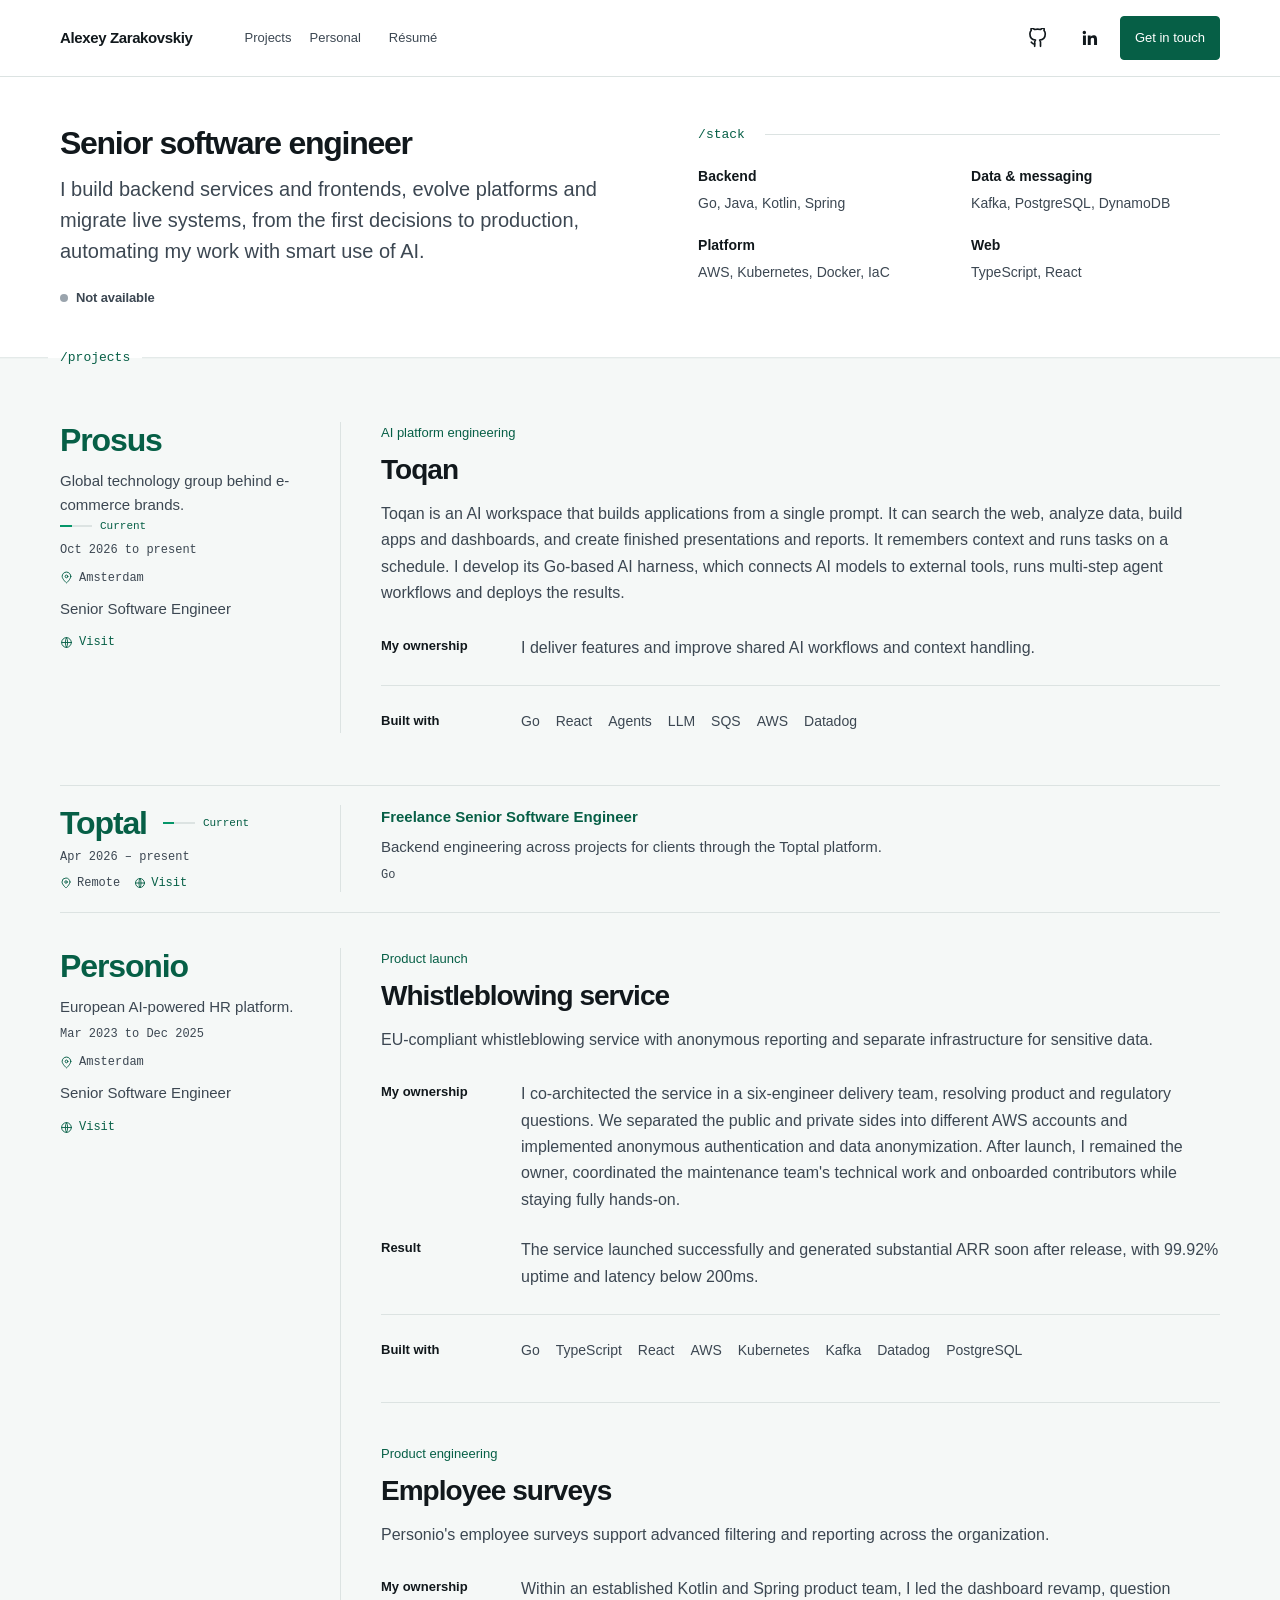
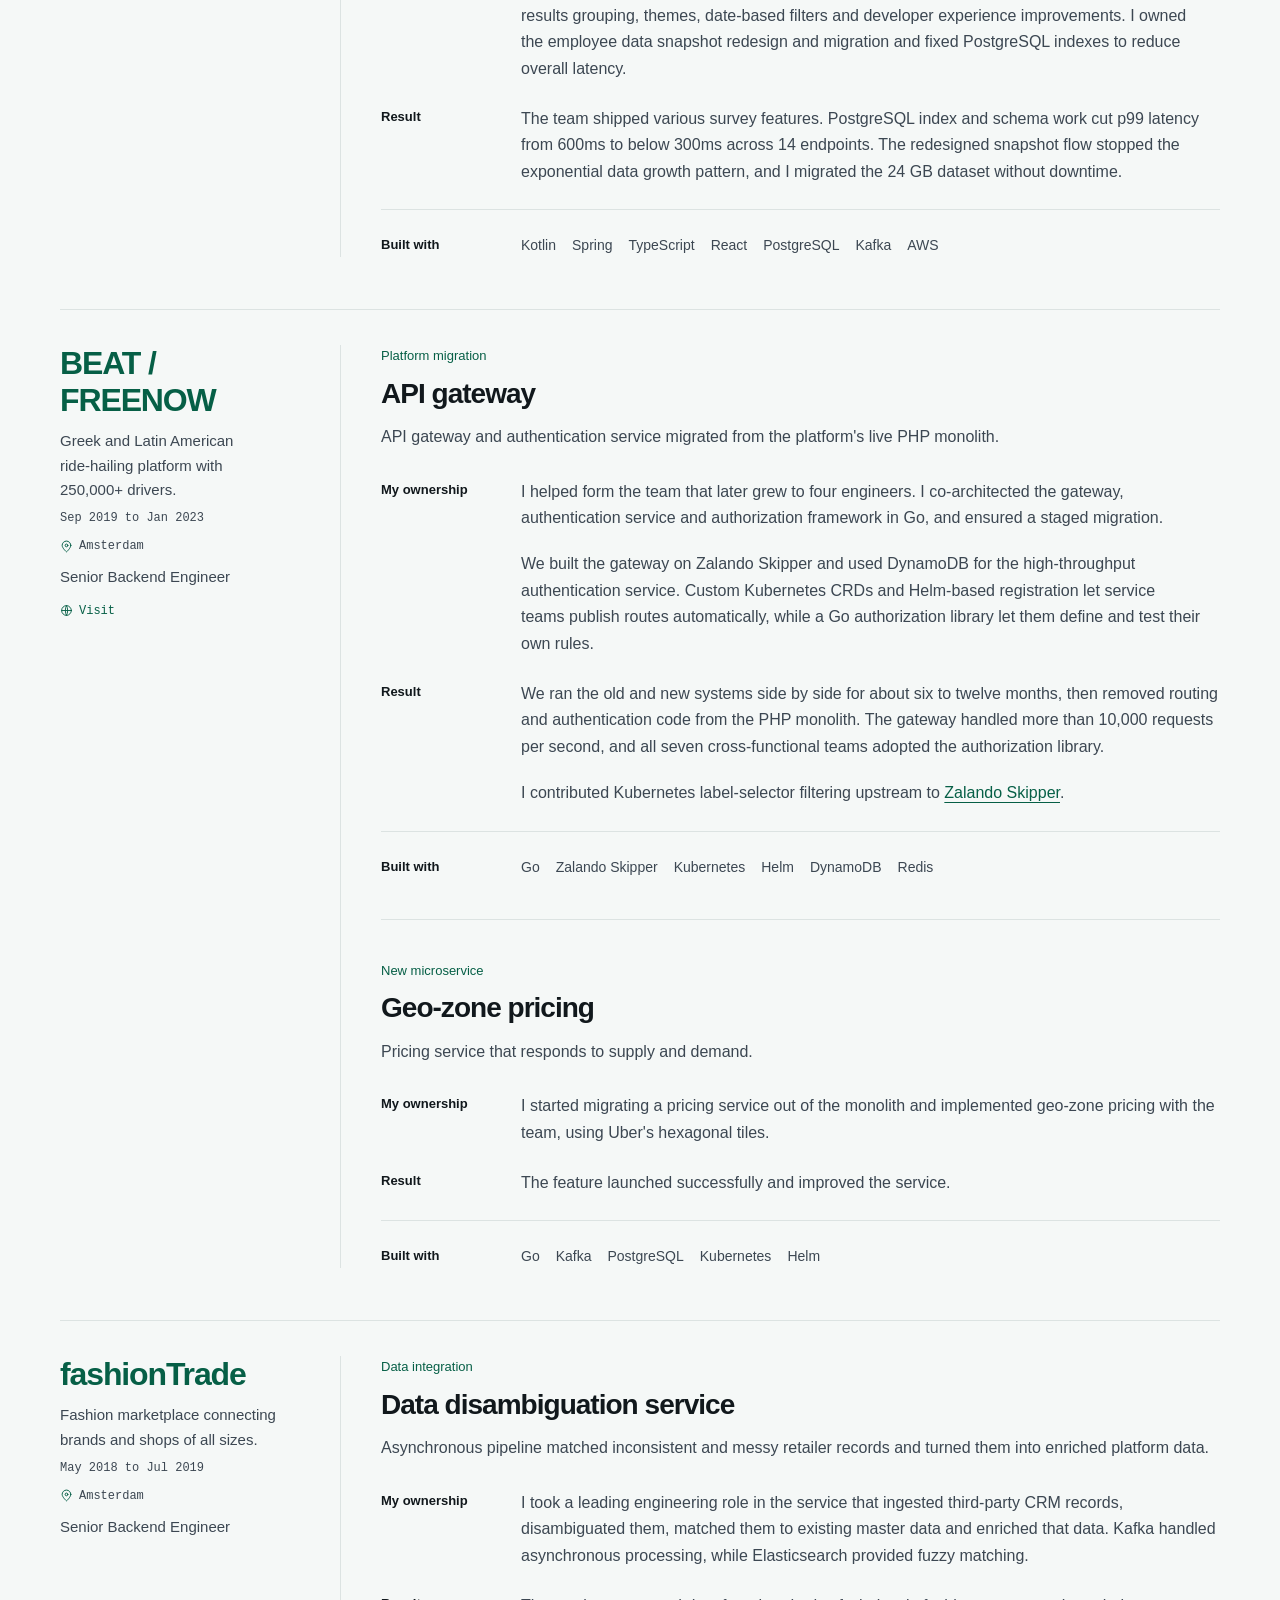
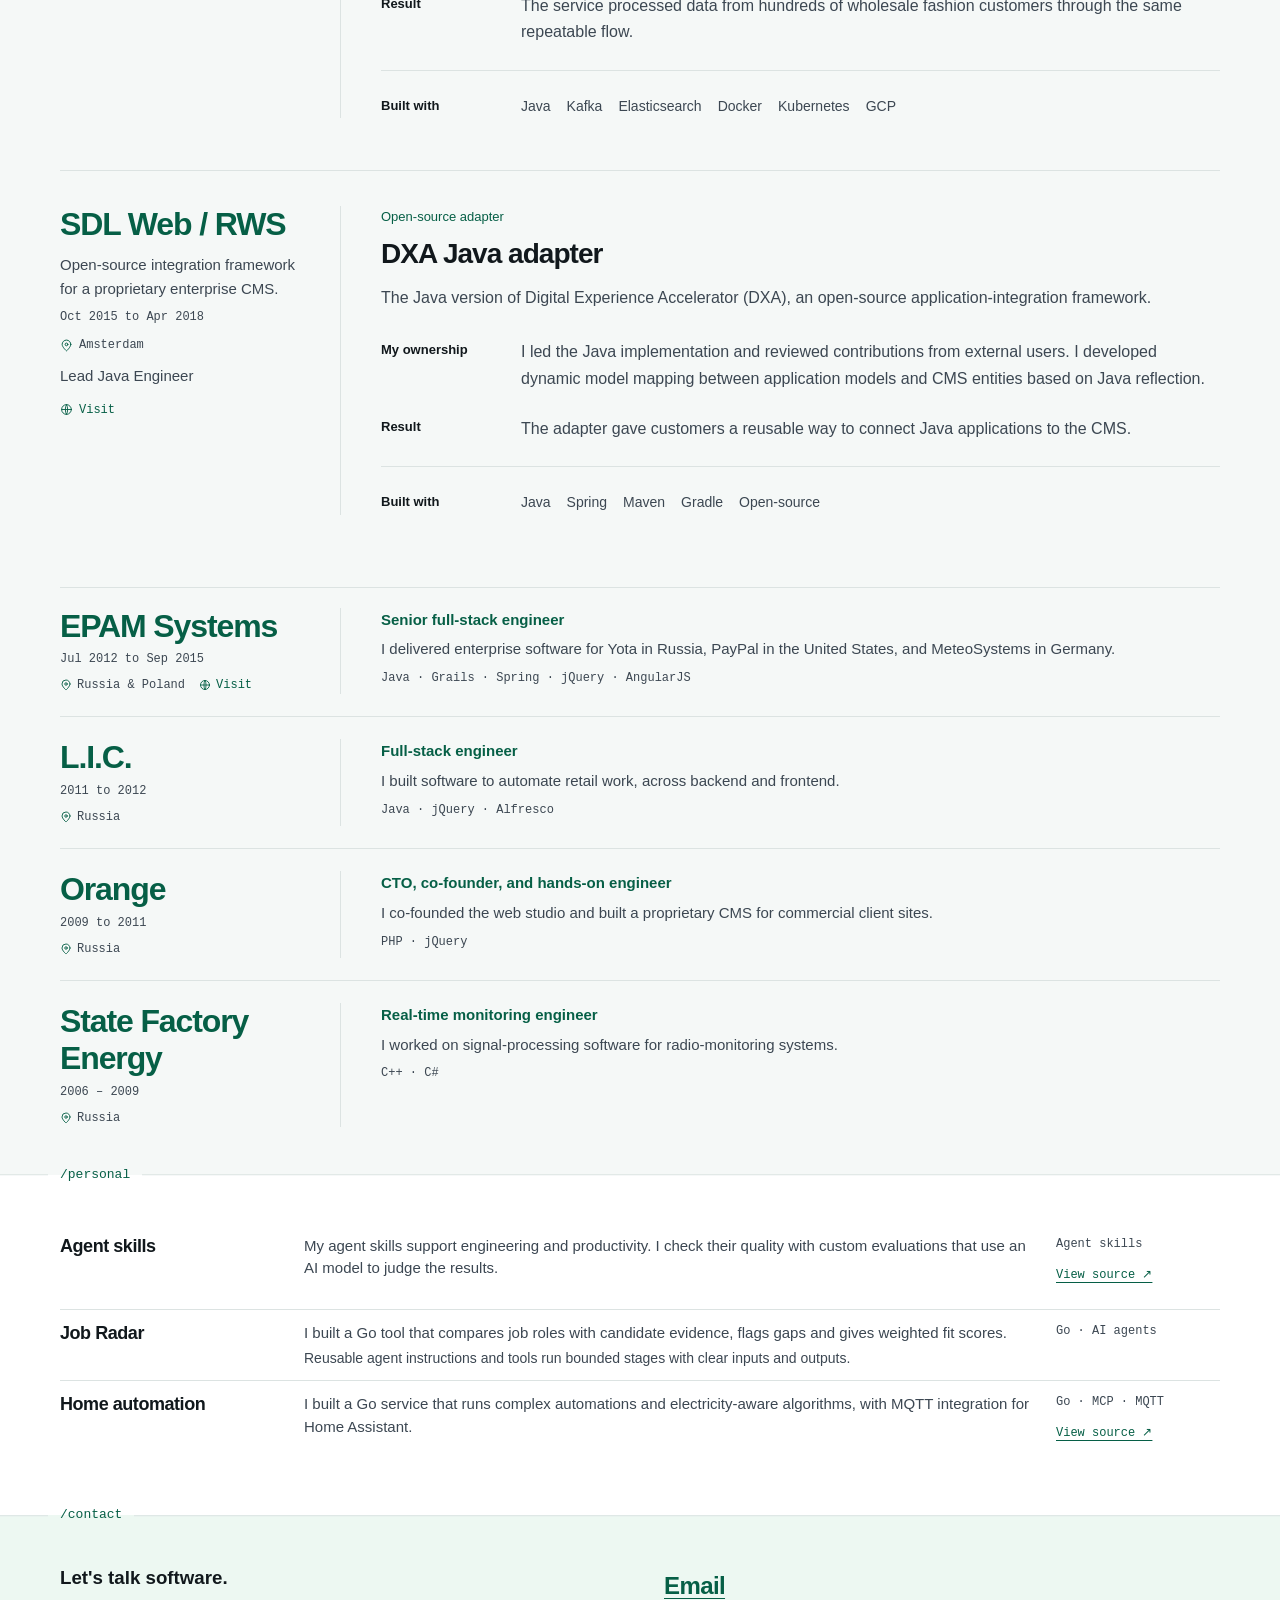
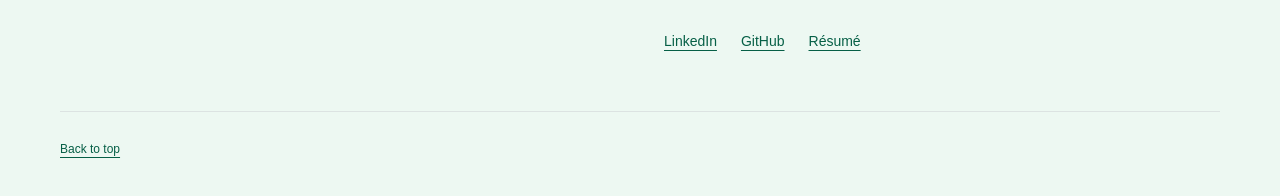
<file: index.html>
<!doctype html>
<html lang="en">
  <head>
    <meta charset="utf-8" />
    <meta name="viewport" content="width=device-width, initial-scale=1" />
    <meta name="description" content="Alexey Zarakovskiy, Senior software engineer. Selected work in backend services, platform engineering, live migrations, full-stack development, agent skills and automated workflows." />
    <meta name="color-scheme" content="light" />
    <title>Alexey Zarakovskiy | Senior software engineer</title>
    <link rel="stylesheet" href="styles.css" />
    <script src="contact-links.js" defer></script>
  </head>
  <body>
    <svg style="display: none" aria-hidden="true">
      <symbol id="icon-pin" viewBox="0 0 24 24"><path d="M20 10c0 5-8 12-8 12S4 15 4 10a8 8 0 1 1 16 0Z"/><circle cx="12" cy="10" r="2.5"/></symbol>
      <symbol id="icon-globe" viewBox="0 0 24 24"><circle cx="12" cy="12" r="9"/><path d="M3 12h18M12 3c3 3.5 3 14.5 0 18M12 3c-3 3.5-3 14.5 0 18"/></symbol>
    </svg>
    <a class="skip-link" href="#main">Skip to content</a>
    <header class="site-header">
      <div class="header-inner">
        <a class="site-brand" href="#top"><span class="brand-full">Alexey Zarakovskiy</span><span class="brand-short" aria-hidden="true">az/</span><span class="brand-role" aria-hidden="true">Senior software engineer</span></a>
        <nav class="primary-nav" aria-label="Sections">
          <a href="#projects">Projects</a>
          <a href="#personal">Personal</a>
          <a href="blog/" hidden>Blog</a>
        </nav>
        <a class="resume-link" href="resume/index.html">Résumé</a>
        <nav class="contact-nav" aria-label="Social links and contact">
          <a class="social-link" href="#contact" data-contact="github" aria-label="GitHub">
            <svg viewBox="0 0 24 24" aria-hidden="true"><path d="M15 22v-4a4.8 4.8 0 0 0-1-3.5c3.3-.4 6.7-1.6 6.7-7.3A5.7 5.7 0 0 0 19.2 3a5.3 5.3 0 0 0-.1-3S17.9-.1 15 1.8a13.4 13.4 0 0 0-7 0C5.1-.1 3.9.3 3.9.3A5.3 5.3 0 0 0 3.8 3a5.7 5.7 0 0 0-1.5 4.2c0 5.7 3.4 6.9 6.7 7.3A4.8 4.8 0 0 0 8 18v4"/><path d="M8 19c-3 .9-3-1.4-4-2"/></svg>
          </a>
          <a class="social-link" href="#contact" data-contact="linkedin" aria-label="LinkedIn">
            <svg class="linkedin-icon" viewBox="0 0 24 24" aria-hidden="true"><path d="M20.45 20.45h-3.56v-5.57c0-1.33 0-3.04-1.85-3.04s-2.14 1.45-2.14 2.94v5.67H9.34V9h3.42v1.56h.05c.48-.9 1.64-1.85 3.37-1.85 3.6 0 4.27 2.37 4.27 5.46v6.28ZM5.34 7.43a2.07 2.07 0 1 1 0-4.13 2.07 2.07 0 0 1 0 4.13ZM7.12 20.45H3.55V9h3.57v11.45Z"/></svg>
          </a>
          <a class="contact-button" href="#contact" data-contact="email">Get in touch</a>
        </nav>
      </div>
      <span class="header-section" aria-hidden="true"></span>
    </header>

    <main id="main" tabindex="-1">
      <section class="intro container" id="top" aria-labelledby="name">
        <div class="intro-grid">
          <div class="intro-copy">
            <h1 class="intro-role" id="name">Senior software engineer</h1>
            <p class="intro-description">I build backend services and frontends, evolve platforms and migrate live systems, from the first decisions to production, automating my work with smart use of AI.</p>
            <p class="availability" data-status="unavailable"><span class="availability-dot" aria-hidden="true"></span>Not available</p>
          </div>
          <div class="stack" id="stack">
            <h2 class="route">/stack</h2>
            <div class="stack-grid">
              <div class="skill-group"><h3>Backend</h3><p>Go, Java, Kotlin, Spring</p></div>
              <div class="skill-group"><h3>Data &amp; messaging</h3><p>Kafka, PostgreSQL, DynamoDB</p></div>
              <div class="skill-group"><h3>Platform</h3><p>AWS, Kubernetes, Docker, IaC</p></div>
              <div class="skill-group"><h3>Web</h3><p>TypeScript, React</p></div>
            </div>
          </div>
        </div>
      </section>

      <section class="projects-section" id="projects" aria-labelledby="projects-title">
        <div class="container">
          <h2 class="route section-route" id="projects-title">/projects</h2>
          <div class="customer-list">
            <section class="customer-group" id="prosus" aria-labelledby="prosus-title">
              <header class="customer-heading">
                <div class="customer-identity">
                  <h3 class="customer-title" id="prosus-title">Prosus</h3>
                  <p class="customer-summary">Global technology group behind e-commerce brands.</p>
                  <p class="work-in-progress"><span aria-hidden="true"></span>Current</p>
                  <p class="customer-period"><time datetime="2026-10">Oct 2026</time> to present</p>
                  <dl class="customer-work-context" aria-label="Employer information">
                    <div><dt><svg aria-hidden="true"><use href="#icon-pin"></use></svg><span>Location</span></dt><dd>Amsterdam</dd></div>
                  </dl>
                  <p class="customer-summary">Senior Software Engineer</p>
                  <details class="company-links">
                    <summary class="company-link-trigger"><svg aria-hidden="true"><use href="#icon-globe"></use></svg>Visit</summary>
                    <div class="customer-link-hint" id="prosus-site-links">
                      <nav class="link-tree" aria-label="Prosus links"><a class="link-tree-root" href="https://www.prosus.com/" target="_blank" rel="noopener noreferrer">prosus.com ↗</a><span><a href="https://www.toqan.ai/" target="_blank" rel="noopener noreferrer">toqan.ai ↗</a></span></nav>
                    </div>
                  </details>
                </div>
              </header>
              <div class="customer-projects">
                <article class="project" id="toqan-harness" aria-labelledby="toqan-harness-title">
                  <header class="project-heading">
                    <div class="project-meta"><span>AI platform engineering</span></div>
                    <h4 class="project-title" id="toqan-harness-title">Toqan</h4>
                    <p class="project-summary">Toqan is an AI workspace that builds applications from a single prompt. It can search the web, analyze data, build apps and dashboards, and create finished presentations and reports. It remembers context and runs tasks on a schedule. I develop its Go-based AI harness, which connects AI models to external tools, runs multi-step agent workflows and deploys the results.</p>
                  </header>
                  <div class="project-body">
                    <div class="project-details">
                      <section class="project-detail"><h5>My ownership</h5><p>I deliver features and improve shared AI workflows and context handling.</p></section>
                    </div>
                    <footer class="project-footer">
                      <div class="project-tech"><strong>Built with</strong><ul class="tags"><li>Go</li><li>React</li><li>Agents</li><li>LLM</li><li>SQS</li><li>AWS</li><li>Datadog</li></ul></div>
                    </footer>
                  </div>
                </article>
              </div>
            </section>

            <div class="current-entry" id="toptal">
              <article class="inline-role">
                <div class="inline-role-meta">
                  <div class="inline-role-heading">
                    <h3>Toptal</h3>
                    <p class="work-in-progress"><span aria-hidden="true"></span>Current</p>
                  </div>
                  <p>Apr 2026 – present</p>
                  <div class="inline-role-context">
                    <span><svg aria-hidden="true"><use href="#icon-pin"></use></svg>Remote</span>
                    <a href="https://www.toptal.com/" target="_blank" rel="noopener noreferrer" aria-label="Visit Toptal website"><svg aria-hidden="true"><use href="#icon-globe"></use></svg>Visit</a>
                  </div>
                </div>
                <div>
                  <p class="inline-role-title">Freelance Senior Software Engineer</p>
                  <p class="inline-role-summary">Backend engineering across projects for clients through the Toptal platform.</p>
                  <p class="inline-role-tech">Go</p>
                </div>
              </article>
            </div>

            <section class="customer-group" id="personio" aria-labelledby="personio-title">
              <header class="customer-heading">
                <div class="customer-identity">
                  <h3 class="customer-title" id="personio-title">Personio</h3>
                  <p class="customer-summary">European AI-powered HR platform.</p>
                  <p class="customer-period">Mar 2023 to Dec 2025</p>
                  <dl class="customer-work-context" aria-label="Employer information">
                    <div><dt><svg aria-hidden="true"><use href="#icon-pin"></use></svg><span>Location</span></dt><dd>Amsterdam</dd></div>
                  </dl>
                  <p class="customer-summary">Senior Software Engineer</p>
                  <details class="company-links">
                    <summary class="company-link-trigger"><svg aria-hidden="true"><use href="#icon-globe"></use></svg>Visit</summary>
                    <div class="customer-link-hint" id="personio-site-links">
                      <nav class="link-tree" aria-label="Personio links"><a class="link-tree-root" href="https://www.personio.com/" target="_blank" rel="noopener noreferrer">personio.com ↗</a><span><a href="https://www.personio.com/product/whistleblowing/" target="_blank" rel="noopener noreferrer">Whistleblowing ↗</a><a href="https://www.personio.com/product/surveys/" target="_blank" rel="noopener noreferrer">Surveys ↗</a></span></nav>
                    </div>
                  </details>
                </div>
              </header>
              <div class="customer-projects">
                <article class="project" id="anonymous-by-design" aria-labelledby="anonymous-by-design-title">
                  <header class="project-heading">
                    <div class="project-meta"><span>Product launch</span></div>
                    <h4 class="project-title" id="anonymous-by-design-title">Whistleblowing service</h4>
                    <p class="project-summary">EU-compliant whistleblowing service with anonymous reporting and separate infrastructure for sensitive data.</p>
                  </header>
                  <div class="project-body">
                    <div class="project-details">
                      <section class="project-detail"><h5>My ownership</h5><p>I co-architected the service in a six-engineer delivery team, resolving product and regulatory questions. We separated the public and private sides into different AWS accounts and implemented anonymous authentication and data anonymization. After launch, I remained the owner, coordinated the maintenance team's technical work and onboarded contributors while staying fully hands-on.</p></section>
                      <section class="project-detail"><h5>Result</h5><p>The service launched successfully and generated substantial ARR soon after release, with 99.92% uptime and latency below 200ms.</p></section>
                    </div>
                    <footer class="project-footer">
                      <div class="project-tech"><strong>Built with</strong><ul class="tags"><li>Go</li><li>TypeScript</li><li>React</li><li>AWS</li><li>Kubernetes</li><li>Kafka</li><li>Datadog</li><li>PostgreSQL</li></ul></div>
                    </footer>
                  </div>
                </article>

                <article class="project" id="surveys-product" aria-labelledby="surveys-product-title">
                  <header class="project-heading">
                    <div class="project-meta"><span>Product engineering</span></div>
                    <h4 class="project-title" id="surveys-product-title">Employee surveys</h4>
                    <p class="project-summary">Personio's employee surveys support advanced filtering and reporting across the organization.</p>
                  </header>
                  <div class="project-body">
                    <div class="project-details">
                      <section class="project-detail"><h5>My ownership</h5><p>Within an established Kotlin and Spring product team, I led the dashboard revamp, question results grouping, themes, date-based filters and developer experience improvements.
                        I owned the employee data snapshot redesign and migration and fixed PostgreSQL indexes to reduce overall latency.</p></section>
                      <section class="project-detail"><h5>Result</h5><p>The team shipped various survey features. PostgreSQL index and schema work cut p99 latency from 600ms to below 300ms across 14 endpoints. The redesigned snapshot flow stopped the exponential data growth pattern, and I migrated the 24 GB dataset without downtime.</p></section>
                    </div>
                    <footer class="project-footer">
                      <div class="project-tech"><strong>Built with</strong><ul class="tags"><li>Kotlin</li><li>Spring</li><li>TypeScript</li><li>React</li><li>PostgreSQL</li><li>Kafka</li><li>AWS</li></ul></div>
                    </footer>
                  </div>
                </article>
              </div>
            </section>

            <section class="customer-group" id="beat-freenow" aria-labelledby="beat-freenow-title">
              <header class="customer-heading">
                <div class="customer-identity">
                  <h3 class="customer-title" id="beat-freenow-title">BEAT / FREENOW</h3>
                  <p class="customer-summary">Greek and Latin American ride-hailing platform with 250,000+ drivers.</p>
                  <p class="customer-period">Sep 2019 to Jan 2023</p>
                  <dl class="customer-work-context" aria-label="Employer information">
                    <div><dt><svg aria-hidden="true"><use href="#icon-pin"></use></svg><span>Location</span></dt><dd>Amsterdam</dd></div>
                  </dl>
                  <p class="customer-summary">Senior Backend Engineer</p>
                  <details class="company-links">
                    <summary class="company-link-trigger"><svg aria-hidden="true"><use href="#icon-globe"></use></svg>Visit</summary>
                    <span class="customer-link-hint site-disclaimer-inline" id="beat-site-disclaimer">BEAT is now FREENOW in Greece. <a href="https://www.free-now.com/gr-en/ride/beat-taxi-greece/" target="_blank" rel="noopener noreferrer">Transition details ↗</a>.</span>
                  </details>
                </div>
              </header>
              <div class="customer-projects">
                <article class="project" id="gateway-migration" aria-labelledby="gateway-migration-title">
                  <header class="project-heading">
                    <div class="project-meta"><span>Platform migration</span></div>
                    <h4 class="project-title" id="gateway-migration-title">API gateway</h4>
                    <p class="project-summary">API gateway and authentication service migrated from the platform's live PHP monolith.</p>
                  </header>
                  <div class="project-body">
                    <div class="project-details">
                      <section class="project-detail"><h5>My ownership</h5><p>I helped form the team that later grew to four engineers. I co-architected the gateway, authentication service and authorization framework in Go, and ensured a staged migration.</p>
                          <p>We built the gateway on Zalando Skipper and used DynamoDB for the high-throughput authentication service. Custom Kubernetes CRDs and Helm-based registration let service teams publish routes automatically, while a Go authorization library let them define and test their own rules.</p></section>
                      <section class="project-detail"><h5>Result</h5><p>We ran the old and new systems side by side for about six to twelve months, then removed routing and authentication code from the PHP monolith. The gateway handled more than 10,000 requests per second, and all seven cross-functional teams adopted the authorization library.</p><p>I contributed Kubernetes label-selector filtering upstream to <a href="https://github.com/zalando/skipper/pull/2048" target="_blank" rel="noopener noreferrer">Zalando Skipper</a>.</p></section>
                    </div>
                    <footer class="project-footer">
                      <div class="project-tech"><strong>Built with</strong><ul class="tags"><li>Go</li><li>Zalando Skipper</li><li>Kubernetes</li><li>Helm</li><li>DynamoDB</li><li>Redis</li></ul></div>
                    </footer>
                  </div>
                </article>

                <article class="project" id="geo-zone-pricing" aria-labelledby="geo-zone-pricing-title">
                  <header class="project-heading">
                    <div class="project-meta"><span>New microservice</span></div>
                    <h4 class="project-title" id="geo-zone-pricing-title">Geo-zone pricing</h4>
                    <p class="project-summary">Pricing service that responds to supply and demand.</p>
                  </header>
                  <div class="project-body">
                    <div class="project-details">
                      <section class="project-detail"><h5>My ownership</h5><p>I started migrating a pricing service out of the monolith and implemented geo-zone pricing with the team, using Uber's hexagonal tiles.</p></section>
                      <section class="project-detail"><h5>Result</h5><p>The feature launched successfully and improved the service.</p></section>
                    </div>
                    <footer class="project-footer">
                      <div class="project-tech"><strong>Built with</strong><ul class="tags"><li>Go</li><li>Kafka</li><li>PostgreSQL</li><li>Kubernetes</li><li>Helm</li></ul></div>
                    </footer>
                  </div>
                </article>
              </div>
            </section>

            <section class="customer-group" id="fashiontrade" aria-labelledby="fashiontrade-title">
              <header class="customer-heading">
                <div class="customer-identity">
                  <h3 class="customer-title" id="fashiontrade-title">fashionTrade</h3>
                  <p class="customer-summary">Fashion marketplace connecting brands and shops of all sizes.</p>
                  <p class="customer-period">May 2018 to Jul 2019</p>
                  <dl class="customer-work-context" aria-label="Employer information">
                    <div><dt><svg aria-hidden="true"><use href="#icon-pin"></use></svg><span>Location</span></dt><dd>Amsterdam</dd></div>
                  </dl>
                  <p class="customer-summary">Senior Backend Engineer</p>
                </div>
              </header>
              <div class="customer-projects">
                <article class="project" id="messy-data" aria-labelledby="messy-data-title">
                  <header class="project-heading">
                    <div class="project-meta"><span>Data integration</span></div>
                    <h4 class="project-title" id="messy-data-title">Data disambiguation service</h4>
                    <p class="project-summary">Asynchronous pipeline matched inconsistent and messy retailer records and turned them into enriched platform data.</p>
                  </header>
                  <div class="project-body">
                    <div class="project-details">
                      <section class="project-detail"><h5>My ownership</h5><p>I took a leading engineering role in the service that ingested third-party CRM records, disambiguated them, matched them to existing master data and enriched that data. Kafka handled asynchronous processing, while Elasticsearch provided fuzzy matching.</p></section>
                      <section class="project-detail"><h5>Result</h5><p>The service processed data from hundreds of wholesale fashion customers through the same repeatable flow.</p></section>
                    </div>
                    <footer class="project-footer">
                      <div class="project-tech"><strong>Built with</strong><ul class="tags"><li>Java</li><li>Kafka</li><li>Elasticsearch</li><li>Docker</li><li>Kubernetes</li><li>GCP</li></ul></div>
                    </footer>
                  </div>
                </article>
              </div>
            </section>

            <section class="customer-group" id="sdl-web" aria-labelledby="sdl-web-title">
              <header class="customer-heading">
                <div class="customer-identity">
                  <h3 class="customer-title" id="sdl-web-title">SDL Web / RWS</h3>
                  <p class="customer-summary">Open-source integration framework for a proprietary enterprise CMS.</p>
                  <p class="customer-period">Oct 2015 to Apr 2018</p>
                  <dl class="customer-work-context" aria-label="Employer information">
                    <div><dt><svg aria-hidden="true"><use href="#icon-pin"></use></svg><span>Location</span></dt><dd>Amsterdam</dd></div>
                  </dl>
                  <p class="customer-summary">Lead Java Engineer</p>
                  <details class="company-links">
                    <summary class="company-link-trigger"><svg aria-hidden="true"><use href="#icon-globe"></use></svg>Visit</summary>
                    <div class="customer-link-hint" id="sdl-site-links">
                      <nav class="link-tree" aria-label="SDL Web links"><a class="link-tree-root" href="https://www.rws.com/content-management/tridion/" target="_blank" rel="noopener noreferrer">rws.com/tridion ↗</a><span><a href="https://github.com/RWS/dxa-web-application-java" target="_blank" rel="noopener noreferrer">DXA Java ↗</a></span></nav>
                    </div>
                  </details>
                </div>
              </header>
              <div class="customer-projects">
                <article class="project" id="dxa-java" aria-labelledby="dxa-java-title">
                  <header class="project-heading">
                    <div class="project-meta"><span>Open-source adapter</span></div>
                    <h4 class="project-title" id="dxa-java-title">DXA Java adapter</h4>
                    <p class="project-summary">The Java version of Digital Experience Accelerator (DXA), an open-source application-integration framework.</p>
                  </header>
                  <div class="project-body">
                    <div class="project-details">
                      <section class="project-detail"><h5>My ownership</h5><p>I led the Java implementation and reviewed contributions from external users. I developed dynamic model mapping between application models and CMS entities based on Java reflection.</p></section>
                      <section class="project-detail"><h5>Result</h5><p>The adapter gave customers a reusable way to connect Java applications to the CMS.</p></section>
                    </div>
                    <footer class="project-footer">
                      <div class="project-tech"><strong>Built with</strong><ul class="tags"><li>Java</li><li>Spring</li><li>Maven</li><li>Gradle</li><li>Open-source</li></ul></div>
                    </footer>
                  </div>
                </article>
              </div>
            </section>

            <section class="inline-history" aria-label="Earlier experience">
              <article class="inline-role">
                <div class="inline-role-meta">
                  <h3>EPAM Systems</h3>
                  <p>Jul 2012 to Sep 2015</p>
                  <div class="inline-role-context">
                    <span><svg aria-hidden="true"><use href="#icon-pin"></use></svg>Russia &amp; Poland</span>
                    <a href="https://www.epam.com/" target="_blank" rel="noopener noreferrer" aria-label="Visit EPAM Systems website"><svg aria-hidden="true"><use href="#icon-globe"></use></svg>Visit</a>
                  </div>
                </div>
                <div>
                  <p class="inline-role-title">Senior full-stack engineer</p>
                  <p class="inline-role-summary">I delivered enterprise software for Yota in Russia, PayPal in the United States, and MeteoSystems in Germany.</p>
                  <p class="inline-role-tech">Java · Grails · Spring · jQuery · AngularJS</p>
                </div>
              </article>
              <article class="inline-role">
                <div class="inline-role-meta">
                  <h3>L.I.C.</h3>
                  <p>2011 to 2012</p>
                  <div class="inline-role-context">
                    <span><svg aria-hidden="true"><use href="#icon-pin"></use></svg>Russia</span>
                  </div>
                </div>
                <div>
                  <p class="inline-role-title">Full-stack engineer</p>
                  <p class="inline-role-summary">I built software to automate retail work, across backend and frontend.</p>
                  <p class="inline-role-tech">Java · jQuery · Alfresco</p>
                </div>
              </article>
              <article class="inline-role">
                <div class="inline-role-meta">
                  <h3>Orange</h3>
                  <p>2009 to 2011</p>
                  <div class="inline-role-context">
                    <span><svg aria-hidden="true"><use href="#icon-pin"></use></svg>Russia</span>
                  </div>
                </div>
                <div>
                  <p class="inline-role-title">CTO, co-founder, and hands-on engineer</p>
                  <p class="inline-role-summary">I co-founded the web studio and built a proprietary CMS for commercial client sites.</p>
                  <p class="inline-role-tech">PHP · jQuery</p>
                </div>
              </article>
              <article class="inline-role">
                <div class="inline-role-meta">
                  <h3>State Factory Energy</h3>
                  <p>2006 – 2009</p>
                  <div class="inline-role-context">
                    <span><svg aria-hidden="true"><use href="#icon-pin"></use></svg>Russia</span>
                  </div>
                </div>
                <div>
                  <p class="inline-role-title">Real-time monitoring engineer</p>
                  <p class="inline-role-summary">I worked on signal-processing software for radio-monitoring systems.</p>
                  <p class="inline-role-tech">C++ · C#</p>
                </div>
              </article>
            </section>
          </div>
        </div>
      </section>

      <section class="personal-section" id="personal" aria-labelledby="personal-title">
        <div class="container">
          <h2 class="route section-route" id="personal-title">/personal</h2>

          <div class="personal-ledger">
            <article aria-labelledby="personal-skills">
              <h3 id="personal-skills">Agent skills</h3>
              <p>My agent skills support engineering and productivity. I check their quality with custom evaluations that use an AI model to judge the results.</p>
              <footer class="personal-meta"><span>Agent skills</span><a href="https://github.com/azarakovskiy/skills" target="_blank" rel="noopener noreferrer" aria-label="View Agent skills source on GitHub">View source ↗</a></footer>
            </article>
            <article aria-labelledby="personal-radar">
              <h3 id="personal-radar">Job Radar</h3>
              <p>I built a Go tool that compares job roles with candidate evidence, flags gaps and gives weighted fit scores.<span class="personal-detail">Reusable agent instructions and tools run bounded stages with clear inputs and outputs.</span></p>
              <footer class="personal-meta"><span>Go · AI agents</span></footer>
            </article>
            <article aria-labelledby="personal-energy">
              <h3 id="personal-energy">Home automation</h3>
              <p>I built a Go service that runs complex automations and electricity-aware algorithms, with MQTT integration for Home Assistant.</p>
              <footer class="personal-meta"><span>Go · MCP · MQTT</span><a href="https://github.com/azarakovskiy/home-automation-go" target="_blank" rel="noopener noreferrer" aria-label="View Home automation source on GitHub">View source ↗</a></footer>
            </article>
          </div>
        </div>
      </section>

      <!-- blog-preview:start -->

      <!-- blog-preview:end -->
    </main>

    <footer class="contact-section" id="contact" aria-labelledby="contact-title">
      <div class="container">
        <h2 class="route section-route" id="contact-title">/contact</h2>
        <div class="contact-grid">
          <div><h3>Let's talk software.</h3></div>
          <div class="contact-actions">
            <a class="contact-email" href="#contact" data-contact="email" data-contact-text>Email</a>
            <nav class="footer-links" aria-label="More ways to connect"><a href="#contact" data-contact="linkedin">LinkedIn</a><a href="#contact" data-contact="github">GitHub</a><a href="resume/index.html">Résumé</a></nav>
            <noscript><p>Enable JavaScript to use email and personal-profile links.</p></noscript>
          </div>
        </div>
        <div class="footer-note">
          <a href="#top">Back to top</a>
        </div>
      </div>
    </footer>
    <script>
      const header = document.querySelector(".site-header");
      const brandRole = document.querySelector(".brand-role");
      const introRole = document.querySelector(".intro-role");
      const headerSection = document.querySelector(".header-section");
      const sectionRoutes = [...document.querySelectorAll(".section-route")];
      let currentSection = "";

      function updateCurrentSection() {
        const headerBottom = header.getBoundingClientRect().bottom;
        const showInBrand = introRole.getBoundingClientRect().bottom <= headerBottom;
        header.classList.toggle("role-in-brand", showInBrand);
        brandRole.setAttribute("aria-hidden", String(!showInBrand));
        let activeRoute;

        for (const route of sectionRoutes) {
          if (route.getBoundingClientRect().bottom > headerBottom) break;
          activeRoute = route;
        }
        if (scrollY + innerHeight >= document.documentElement.scrollHeight - 1) activeRoute = sectionRoutes.at(-1);

        const nextSection = activeRoute?.textContent.trim() ?? "";
        if (nextSection === currentSection) return;

        currentSection = nextSection;
        if (nextSection) headerSection.textContent = nextSection;
        header.classList.toggle("section-in-header", Boolean(nextSection));
        headerSection.classList.remove("section-changed");
        void headerSection.offsetWidth;
        headerSection.classList.toggle("section-changed", Boolean(nextSection));
      }

      addEventListener("scroll", updateCurrentSection, { passive: true });
      addEventListener("resize", updateCurrentSection);
      updateCurrentSection();
    </script>
  </body>
</html>
</file>
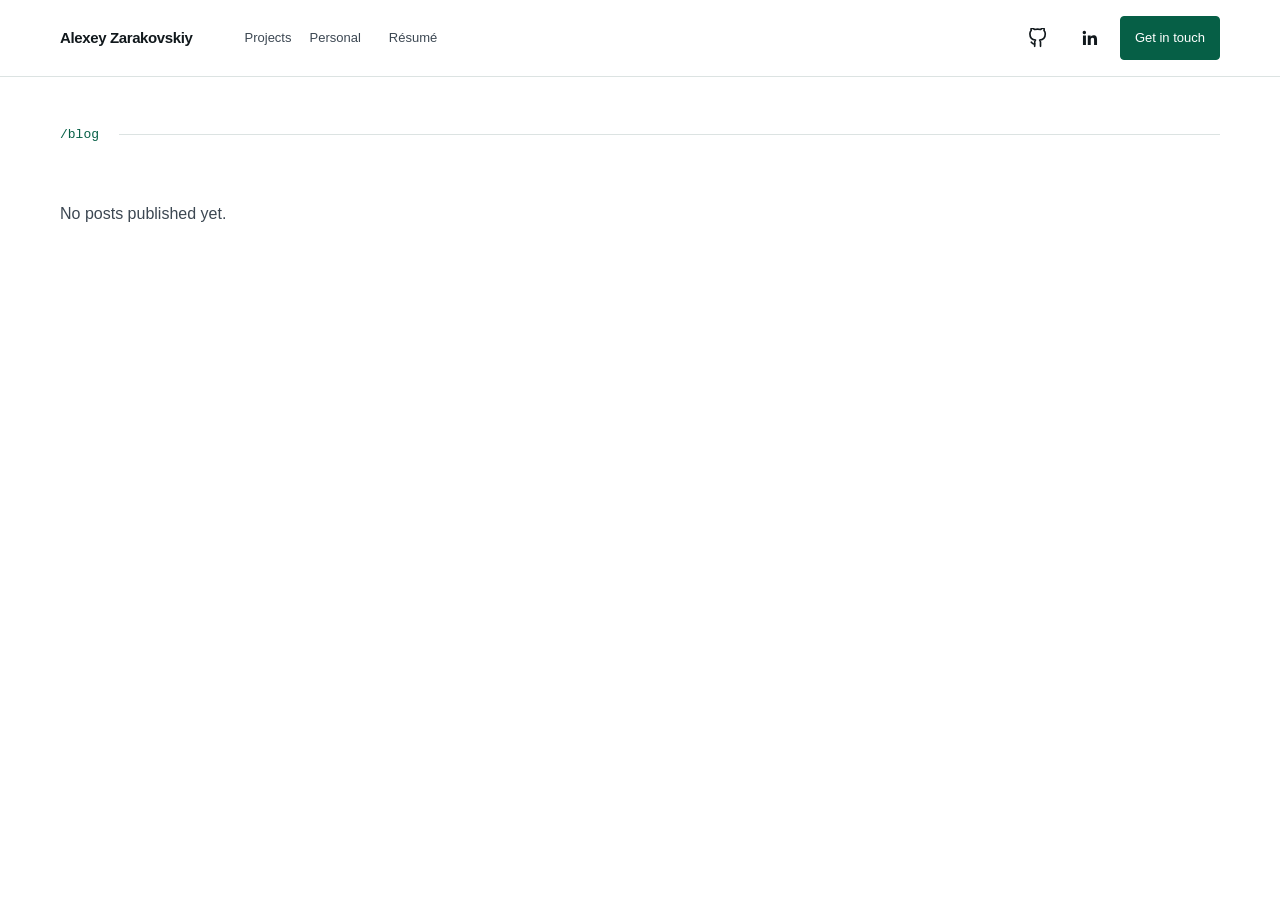
<file: blog/index.html>
<!doctype html>
<!-- Generated by scripts/publish_blog.py; edit posts/ and rerun. -->
<html lang="en">
  <head>
    <meta charset="utf-8" />
    <meta name="viewport" content="width=device-width, initial-scale=1" />
    <meta name="description" content="Technical writing by Alexey Zarakovskiy." />
    <meta name="color-scheme" content="light" />
    <title>Blog | Alexey Zarakovskiy</title>
    <link rel="stylesheet" href="../styles.css" />
    <script src="../contact-links.js" defer></script>
  </head>
  <body class="blog-page" id="top">
    <a class="skip-link" href="#main">Skip to content</a>
    <header class="site-header">
          <div class="header-inner">
            <a class="site-brand" href="../index.html#top" aria-label="Alexey Zarakovskiy, portfolio"><span class="brand-full">Alexey Zarakovskiy</span><span class="brand-short" aria-hidden="true">az/</span><span class="brand-role" aria-hidden="true">Senior software engineer</span></a>
            <nav class="primary-nav" aria-label="Sections">
              <a href="../index.html#projects">Projects</a>
              <a href="../index.html#personal">Personal</a>
              <a href="./" aria-current="page" hidden>Blog</a>
            </nav>
            <a class="resume-link" href="../resume/index.html">Résumé</a>
            <nav class="contact-nav" aria-label="Social links and contact">
              <a class="social-link" href="../index.html#contact" data-contact="github" aria-label="GitHub">
                <svg viewBox="0 0 24 24" aria-hidden="true"><path d="M15 22v-4a4.8 4.8 0 0 0-1-3.5c3.3-.4 6.7-1.6 6.7-7.3A5.7 5.7 0 0 0 19.2 3a5.3 5.3 0 0 0-.1-3S17.9-.1 15 1.8a13.4 13.4 0 0 0-7 0C5.1-.1 3.9.3 3.9.3A5.3 5.3 0 0 0 3.8 3a5.7 5.7 0 0 0-1.5 4.2c0 5.7 3.4 6.9 6.7 7.3A4.8 4.8 0 0 0 8 18v4"/><path d="M8 19c-3 .9-3-1.4-4-2"/></svg>
              </a>
              <a class="social-link" href="../index.html#contact" data-contact="linkedin" aria-label="LinkedIn">
                <svg class="linkedin-icon" viewBox="0 0 24 24" aria-hidden="true"><path d="M20.45 20.45h-3.56v-5.57c0-1.33 0-3.04-1.85-3.04s-2.14 1.45-2.14 2.94v5.67H9.34V9h3.42v1.56h.05c.48-.9 1.64-1.85 3.37-1.85 3.6 0 4.27 2.37 4.27 5.46v6.28ZM5.34 7.43a2.07 2.07 0 1 1 0-4.13 2.07 2.07 0 0 1 0 4.13ZM7.12 20.45H3.55V9h3.57v11.45Z"/></svg>
              </a>
              <a class="contact-button" href="../index.html#contact" data-contact="email">Get in touch</a>
            </nav>
          </div>
        </header>
    <main id="main" tabindex="-1" class="container blog-main">
<p class="route">/blog</p>
<h1 class="blog-index-title">Blog</h1>
<p class="blog-empty">No posts published yet.</p>
    </main>
  </body>
</html>
</file>
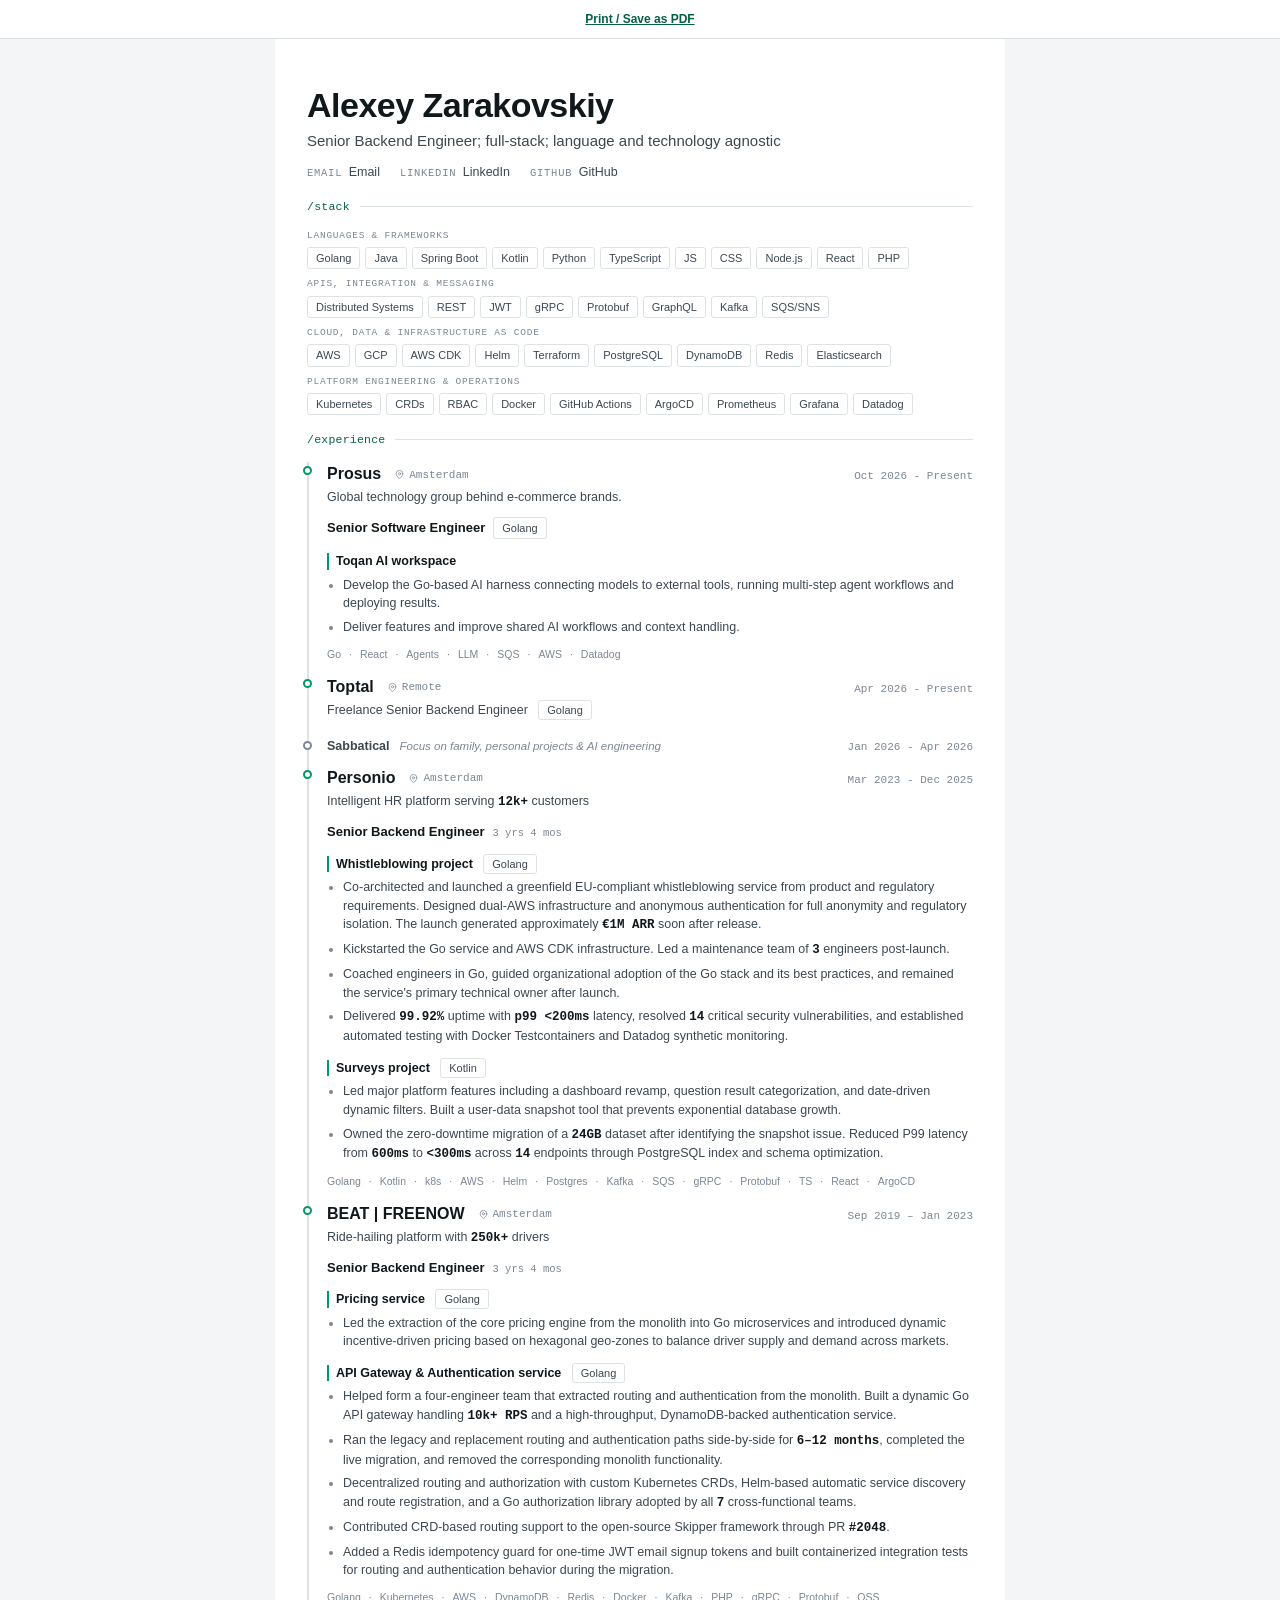
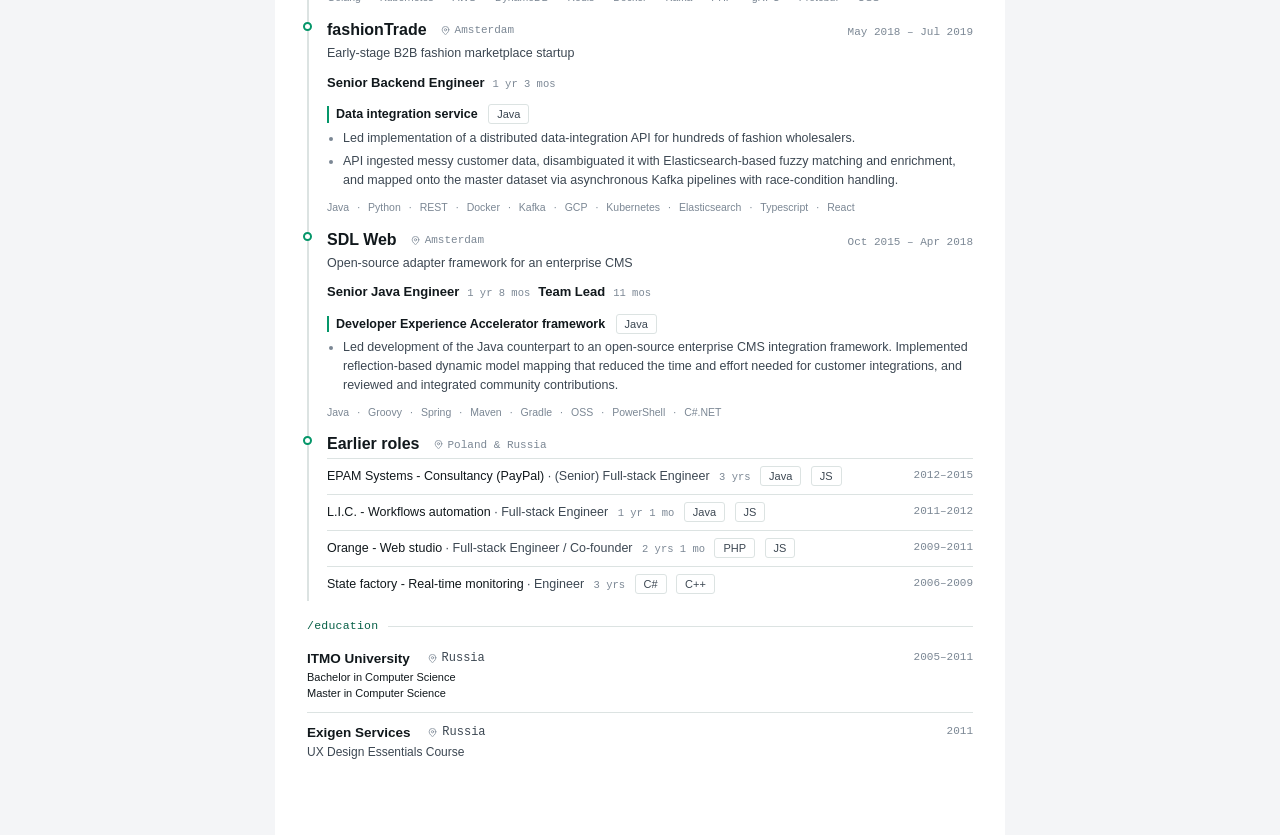
<file: resume/index.html>
<!doctype html>
<html lang="en">
  <head>
    <meta charset="UTF-8" />
    <meta name="viewport" content="width=device-width, initial-scale=1.0" />
    <title>Alexey Zarakovskiy - CV</title>
    <meta
      name="description"
      content="Senior Backend Engineer; full-stack; language and technology agnostic"
    />
    <meta property="og:title" content="Alexey Zarakovskiy - CV" />
    <meta
      property="og:description"
      content="Senior Backend Engineer; full-stack; language and technology agnostic"
    />
    <script src="../contact-links.js" defer></script>
    <style>
      /* ===================================================================
         ATS-safe typography
         -------------------------------------------------------------------
         Webfonts (IBM Plex Sans/Mono, Space Grotesk/DM Sans, variable woff2)
         render with glyph advances that make PDF text extractors inject
         spurious spaces inside words (e.g. "Germ any"), corrupting ATS
         keyword parsing. This document's job is clean machine-readable text,
         so we use standard static system stacks:
           --sans  : sans body / headings
           --mono  : decorative monospace labels (route headers, contact
                    eyebrows, dates) - short, non-keyword, ATS-irrelevant
         Ligatures (fi/fl/ffi) are disabled everywhere so "verification" does
         not extract as "veriﬁcation" and miss a keyword search.
         =================================================================== */
      *,
      *::before,
      *::after {
        box-sizing: border-box;
        margin: 0;
        padding: 0;
        font-variant-ligatures: none;
        font-feature-settings:
          "liga" 0,
          "clig" 0,
          "dlig" 0;
      }

      :root {
        --ink: #11181c;
        --ink-soft: #3c4752;
        --ink-faint: #7b8794;
        --rule: #dce3e2;
        --accent: #059669;
        --accent-dark: #065f46;
        --accent-soft: #d1fae5;
        --surface: #ffffff;
        --sans:
          "Liberation Sans", "Helvetica Neue", Arial, "DejaVu Sans", sans-serif;
        --mono: "Liberation Mono", "Courier New", monospace;
      }

      html {
        -webkit-print-color-adjust: exact;
        print-color-adjust: exact;
        -webkit-font-smoothing: antialiased;
        -moz-osx-font-smoothing: grayscale;
      }

      body {
        background: #f4f5f7;
        color: var(--ink);
        font-family: var(--sans);
        font-size: 11px;
        line-height: 1.5;
        font-variant-ligatures: none;
        font-feature-settings:
          "liga" 0,
          "clig" 0,
          "dlig" 0;
      }

      /* Links must never break across lines */
      a {
        color: inherit;
        text-decoration: none;
        white-space: nowrap;
      }

      ul {
        list-style: none;
        padding: 0;
        margin: 0;
      }

      /* ===== PAGE / PRINT ===== */
      /* Per-page top/bottom gutter only. Side gutters live on .page as
         horizontal padding (see @media print) so they apply on every printed
         page and are immune to print-dialog margin overrides - @page side
         margins are silently dropped by some pipelines, which left content
         touching the paper edge. */
      @page {
        size: A4;
        margin: 6mm 0;
      }

      .page {
        max-width: 730px;
        margin: 0 auto;
        padding: 48px 32px 64px;
        background: var(--surface);
      }

      /* ===== HEADER ===== */
      .name {
        font-size: 34px;
        font-weight: 700;
        letter-spacing: -0.015em;
        margin: 0 0 6px;
        line-height: 1.1;
      }

      .tagline {
        font-size: 15px;
        color: var(--ink-soft);
        margin: 0 0 10px;
      }

      /* Each contact item is atomic - label never separates from its value. */
      .contact {
        display: flex;
        flex-wrap: wrap;
        gap: 4px 20px;
        font-size: 12.5px;
        color: var(--ink-soft);
      }
      .contact > span {
        white-space: nowrap;
      }
      .contact .label {
        font-family: var(--mono);
        font-size: 10.5px;
        text-transform: uppercase;
        letter-spacing: 0.07em;
        color: var(--ink-faint);
        margin-right: 3px;
      }

      /* ===== SECTIONS ===== */
      .section {
        margin-top: 16px;
      }

      .route {
        font-family: var(--mono);
        font-size: 11.5px;
        color: var(--accent-dark);
        letter-spacing: 0.02em;
        display: flex;
        align-items: center;
        gap: 10px;
        margin-bottom: 14px;
      }
      .route::after {
        content: "";
        flex: 1;
        height: 1px;
        background: var(--rule);
      }

      /* ----- stack / competencies ----- */
      .sgroup {
        margin-bottom: 8px;
      }
      .sgroup:last-child {
        margin-bottom: 0;
      }
      .sgroup h3 {
        font-family: var(--mono);
        font-weight: 500;
        font-size: 9.5px;
        text-transform: uppercase;
        letter-spacing: 0.08em;
        color: var(--ink-faint);
        margin: 0 0 4px;
      }
      .tags {
        display: flex;
        flex-wrap: wrap;
        gap: 5px;
      }
      .tag {
        font-family: var(--sans);
        font-size: 11px;
        font-weight: 500;
        color: var(--ink-soft);
        background: var(--surface);
        border: 1px solid var(--rule);
        border-radius: 3px;
        padding: 3px 8px;
        line-height: 1.3;
      }

      /* ----- experience ----- */
      .job {
        position: relative;
        padding-left: 18px;
        border-left: 2px solid var(--rule);
        padding-bottom: 12px;
      }
      .job:last-child {
        padding-bottom: 0;
      }
      .job::before {
        content: "";
        position: absolute;
        left: -6px;
        top: 4px;
        width: 9px;
        height: 9px;
        border-radius: 50%;
        background: var(--surface);
        border: 2px solid var(--accent);
      }
      .jhead {
        display: flex;
        justify-content: space-between;
        align-items: baseline;
        flex-wrap: wrap;
        gap: 4px 14px;
        margin-bottom: 2px;
      }
      .jhead h2 {
        font-size: 16px;
        font-weight: 700;
        margin: 0;
      }
      .jdate {
        font-family: var(--mono);
        font-size: 11px;
        color: var(--ink-faint);
        white-space: nowrap;
      }
      .jlocation {
        font-family: var(--mono);
        font-size: 11px;
        font-weight: 400;
        color: var(--ink-faint);
        white-space: nowrap;
        display: inline-flex;
        align-items: center;
        gap: 5px;
        /* keep location next to the company name, push .jdate to the right */
        margin-right: auto;
      }
      .jlocation::before {
        content: "";
        width: 9px;
        height: 9px;
        flex: none;
        background: url("data:image/svg+xml;utf8,<svg xmlns='http://www.w3.org/2000/svg' viewBox='0 0 24 24' fill='none' stroke='%237b8794' stroke-width='2' stroke-linecap='round' stroke-linejoin='round'><path d='M21 10c0 7-9 13-9 13s-9-6-9-13a9 9 0 0 1 18 0z'/><circle cx='12' cy='10' r='3'/></svg>")
          no-repeat center / contain;
      }
      .jsub {
        font-size: 12.5px;
        color: var(--ink-soft);
        margin: 0 0 6px;
      }
      .role {
        font-size: 13px;
        font-weight: 600;
        color: var(--ink);
        margin: 10px 0 6px;
        display: flex;
        align-items: baseline;
        gap: 8px;
      }
      .role .dur,
      .brief .dur {
        font-family: var(--mono);
        font-weight: 400;
        font-size: 10.5px;
        color: var(--ink-faint);
      }
      .brief .dur {
        margin-left: 6px;
      }
      .sproj {
        font-family: var(--sans);
        font-size: 12.5px;
        font-weight: 700;
        color: var(--ink);
        margin: 14px 0 6px;
        padding-left: 7px;
        border-left: 2px solid var(--accent);
        line-height: 1.3;
      }
      .sproj .tag {
        /* keep the language chip clear of the title */
        margin-left: 7px;
      }
      .bullets {
        margin: 0 0 4px;
        padding-left: 16px;
        list-style: disc;
      }
      .bullets li {
        font-size: 12.5px;
        color: var(--ink-soft);
        margin-bottom: 5px;
      }
      .bullets li::marker {
        color: var(--ink-faint);
      }
      .metric {
        font-family: var(--mono);
        font-weight: 600;
        color: var(--ink);
        white-space: nowrap;
      }
      .jtags {
        margin-top: 10px;
      }
      /* job tech tags: breadcrumb-style, no chip border */
      .jtag {
        font-family: var(--sans);
        font-size: 10.5px;
        font-weight: 500;
        color: var(--ink-faint);
        white-space: nowrap;
      }
      .jtag + .jtag::before {
        content: "·";
        margin: 0 8px 0 3px;
      }

      /* ----- minor / trimmed entry (e.g. sabbatical) -----
         Keeps all data but de-emphasizes: no heading scale, no sub-line,
         muted ink, single row with an ellipsis to signal trimmed output. */
      .job--minor {
        display: flex;
        flex-wrap: wrap;
        align-items: baseline;
        gap: 4px 10px;
        padding-bottom: 10px;
      }
      .job--minor::before {
        border-color: var(--ink-faint);
        background: var(--surface);
      }
      .minor-label {
        font-size: 12.5px;
        font-weight: 600;
        color: var(--ink-soft);
      }
      .job--minor .jdate {
        margin-left: auto;
      }
      .minor-note {
        font-size: 11.5px;
        color: var(--ink-faint);
        font-style: italic;
      }

      /* ----- earlier-roles summary ----- */
      .brief {
        display: flex;
        justify-content: space-between;
        flex-wrap: wrap;
        gap: 3px 14px;
        font-size: 12.5px;
        padding: 8px 0;
        border-top: 1px solid var(--rule);
      }
      .brief:first-of-type {
        border-top: none;
        padding-top: 0;
      }
      .brief .where {
        color: var(--ink);
      }
      .brief .where .role-name {
        color: var(--ink-soft);
      }
      .brief .where .role-name::before {
        content: " · ";
      }
      .brief .tag {
        margin-left: 6px;
      }
      .brief .when {
        font-family: var(--mono);
        font-size: 11px;
        color: var(--ink-faint);
        white-space: nowrap;
      }

      /* ----- education ----- */
      .edu {
        display: flex;
        justify-content: space-between;
        flex-wrap: wrap;
        gap: 3px 14px;
        padding: 10px 0;
        border-top: 1px solid var(--rule);
      }
      /* .edu is never :first-child of .section (the .route header is),
         so :first-child never matched and the border stayed. Target the
         edu immediately following the route header instead. */
      .route + .edu {
        border-top: none;
        padding-top: 0;
      }
      .edu .where strong {
        display: block;
        font-size: 13.5px;
      }
      .edu .where span {
        font-size: 12px;
        color: var(--ink-soft);
      }
      /* education location: same rhythm as job headers (.jhead flex gap is
         14px), and re-assert size/color the generic span rule above
         otherwise overrides */
      .edu .jlocation {
        margin-left: 14px;
        font-size: 11px;
        color: var(--ink-faint);
      }
      .edu .when {
        font-family: var(--mono);
        font-size: 11px;
        color: var(--ink-faint);
        white-space: nowrap;
      }

      /* ===== PAGE-BREAK CONTROL =====
         Sections may flow across a page boundary - forcing experience to
         stay together pushes the whole section to page 2 and leaves page 1
         nearly blank. Only atomic units are protected. */
      /* Jobs are allowed to break across pages so a tall role doesn't
         jump wholesale and leave a gap. The atomic unit protected from
         splitting is the project (.proj = sub-project title + its bullets).
         break-after:avoid on .role keeps the job title glued to the first
         project. */
      .name,
      .tagline,
      .contact,
      .sgroup,
      .proj,
      .brief,
      .edu {
        break-inside: avoid;
        page-break-inside: avoid;
      }
      .route,
      .jhead h2,
      .role,
      .jsub,
      .sproj,
      .sgroup h3 {
        break-after: avoid;
        page-break-after: avoid;
      }

      .jsub .tag {
        margin-left: 7px;
      }

      /* ===== RESPONSIVE ===== */
      @media screen and (max-width: 640px) {
        .page {
          padding: 28px 18px;
        }
        .name {
          font-size: 26px;
        }
      }

      /* ===== PRINT OVERRIDES ===== */
      @media print {
        body {
          background: #fff;
          line-height: 1.4;
        }
        .page {
          max-width: none;
          margin: 0;
          padding: 0 14mm;
        }
        .section {
          margin-top: 10px;
        }
        .route {
          margin-bottom: 10px;
        }
        .job {
          padding-bottom: 8px;
        }
        .sproj {
          margin: 10px 0 4px;
        }
        .jtags {
          margin-top: 6px;
        }
        .name {
          font-size: 26pt;
        }
        .tagline {
          font-size: 11pt;
        }
        .jhead h2 {
          font-size: 12pt;
        }
        .bullets li {
          font-size: 9.5pt;
          margin-bottom: 3px;
        }
        .tag {
          font-size: 8pt;
          padding: 2px 5px;
        }
        .jtag {
          font-size: 7.5pt;
        }
        .role {
          font-size: 10pt;
        }
      }

      /* ===== RTL (Arabic) ===== */
      html[lang="ar"] body {
        direction: rtl;
        text-align: right;
      }
      html[lang="ar"] .bullets {
        padding-right: 16px;
        padding-left: 0;
      }

      /* ===== CJK fallback ===== */
      html[lang="ja"] body,
      html[lang="zh"] body,
      html[lang="zh-CN"] body {
        line-break: strict;
        overflow-wrap: break-word;
      }

      /* ===== PRINT BAR (screen only, hidden when printing) ===== */
      .dlbar {
        position: fixed;
        top: 0;
        left: 0;
        right: 0;
        z-index: 10;
        text-align: center;
        padding: 10px;
        background: var(--surface);
        border-bottom: 1px solid var(--rule);
      }
      .dlbar button {
        border: 0;
        padding: 0;
        background: none;
        font: inherit;
        font-size: 12px;
        font-weight: 600;
        color: var(--accent-dark);
        text-decoration: underline;
        cursor: pointer;
      }
      @media print {
        .dlbar {
          display: none;
        }
      }
      @media screen {
        body {
          padding-top: 39px;
        }
      }

    </style>
  </head>
  <body>
    <div class="dlbar">
      <button id="print-button" type="button" disabled>Print / Save as PDF</button>
    </div>
    <div class="page">
      <h1 class="name">Alexey Zarakovskiy</h1>
      <p class="tagline">
        Senior Backend Engineer; full-stack; language and technology agnostic
      </p>
      <div class="contact">
        <span>
          <span class="label">Email</span>
          <a href="../index.html#contact" data-contact="email" data-contact-text>Email</a>
        </span>
        <span>
          <span class="label">LinkedIn</span>
          <a href="../index.html#contact" data-contact="linkedin" data-contact-text>LinkedIn</a>
        </span>
        <span>
          <span class="label">GitHub</span>
          <a href="../index.html#contact" data-contact="github" data-contact-text>GitHub</a>
        </span>
        
      </div>

      <!-- ===== /stack ===== -->
      <section class="section">
        <div class="route">/stack</div>
        <div class="sgroup">
          <h3>Languages & frameworks</h3>
          <div class="tags">
            <span class="tag">Golang</span>
            <span class="tag">Java</span>
            <span class="tag">Spring Boot</span>
            <span class="tag">Kotlin</span>
            <span class="tag">Python</span>
            <span class="tag">TypeScript</span>
            <span class="tag">JS</span>
            <span class="tag">CSS</span>
            <span class="tag">Node.js</span>
            <span class="tag">React</span>
            <span class="tag">PHP</span>
          </div>
        </div>

        <div class="sgroup">
          <h3>APIs, integration & messaging</h3>
          <div class="tags">
            <span class="tag">Distributed Systems</span>
            <span class="tag">REST</span>
            <span class="tag">JWT</span>
            <span class="tag">gRPC</span>
            <span class="tag">Protobuf</span>
            <span class="tag">GraphQL</span>
            <span class="tag">Kafka</span>
            <span class="tag">SQS/SNS</span>
          </div>
        </div>

        <div class="sgroup">
          <h3>Cloud, data & infrastructure as code</h3>
          <div class="tags">
            <span class="tag">AWS</span>
            <span class="tag">GCP</span>
            <span class="tag">AWS CDK</span>
            <span class="tag">Helm</span>
            <span class="tag">Terraform</span>
            <span class="tag">PostgreSQL</span>
            <span class="tag">DynamoDB</span>
            <span class="tag">Redis</span>
            <span class="tag">Elasticsearch</span>
          </div>
        </div>

        <div class="sgroup">
          <h3>Platform engineering & operations</h3>
          <div class="tags">
            <span class="tag">Kubernetes</span>
            <span class="tag">CRDs</span>
            <span class="tag">RBAC</span>
            <span class="tag">Docker</span>
            <span class="tag">GitHub Actions</span>
            <span class="tag">ArgoCD</span>
            <span class="tag">Prometheus</span>
            <span class="tag">Grafana</span>
            <span class="tag">Datadog</span>
          </div>
        </div>
      </section>

      <!-- ===== /experience ===== -->
      <section class="section">
        <div class="route">/experience</div>

        <div class="job">
          <div class="jhead">
            <h2>Prosus</h2>
            <span class="jlocation">Amsterdam</span>
            <span class="jdate">Oct 2026 - Present</span>
          </div>
          <p class="jsub">Global technology group behind e-commerce brands.</p>
          <div class="role">
            Senior Software Engineer <span class="tag">Golang</span>
          </div>
          <div class="proj">
            <div class="sproj">Toqan AI workspace</div>
            <ul class="bullets">
              <li>
                Develop the Go-based AI harness connecting models to external
                tools, running multi-step agent workflows and deploying results.
              </li>
              <li>
                Deliver features and improve shared AI workflows and context handling.
              </li>
            </ul>
          </div>
          <div class="tags jtags">
            <span class="jtag">Go</span>
            <span class="jtag">React</span>
            <span class="jtag">Agents</span>
            <span class="jtag">LLM</span>
            <span class="jtag">SQS</span>
            <span class="jtag">AWS</span>
            <span class="jtag">Datadog</span>
          </div>
        </div>

        <div class="job">
          <div class="jhead">
            <h2>Toptal</h2>
            <span class="jlocation">Remote</span>
            <span class="jdate">Apr 2026 - Present</span>
          </div>
          <p class="jsub">Freelance Senior Backend Engineer <span class="tag">Golang</span></p>
          
        </div>

        <div class="job job--minor">
          <span class="minor-label">Sabbatical</span>
          <span class="minor-note"
            >Focus on family, personal projects &amp; AI engineering</span
          >
          <span class="jdate">Jan 2026 - Apr 2026</span>
        </div>

        <div class="job">
          <div class="jhead">
            <h2>Personio</h2>
            <span class="jlocation">Amsterdam</span>
            <span class="jdate">Mar 2023 - Dec 2025</span>
          </div>
          <p class="jsub">
            Intelligent HR platform serving
            <span class="metric">12k+</span> customers
          </p>
          <div class="role">
            Senior Backend Engineer
            <span class="dur">3 yrs 4 mos</span>
          </div>

          <div class="proj">
            <div class="sproj">
              Whistleblowing project <span class="tag">Golang</span>
            </div>
            <ul class="bullets">
              <li>
                Co-architected and launched a greenfield EU-compliant
                whistleblowing service from product and regulatory requirements.
                Designed dual-AWS infrastructure and anonymous authentication
                for full anonymity and regulatory isolation. The launch
                generated approximately
                <span class="metric">€1M ARR</span> soon after release.
              </li>
              <li>
                Kickstarted the Go service and AWS CDK infrastructure. Led a
                maintenance team of <span class="metric">3</span> engineers post-launch.
              </li>
              <li>
                Coached engineers in Go, guided organizational adoption of the
                Go stack and its best practices, and remained the service's
                primary technical owner after launch.
              </li>
              <li>
                Delivered <span class="metric">99.92%</span> uptime with
                <span class="metric">p99 <200ms</span> latency, resolved
                <span class="metric">14</span> critical security
                vulnerabilities, and established automated testing with Docker
                Testcontainers and Datadog synthetic monitoring.
              </li>
            </ul>

            </div>
            <div class="proj">
              <div class="sproj">
                Surveys project <span class="tag">Kotlin</span>
              </div>
              <ul class="bullets">
                <li>
                  Led major platform features including a dashboard revamp,
                  question result categorization, and date-driven dynamic
                  filters. Built a user-data snapshot tool that prevents
                  exponential database growth.
                </li>
                <li>
                  Owned the zero-downtime migration of a
                  <span class="metric">24GB</span> dataset after identifying the
                  snapshot issue. Reduced P99 latency from
                  <span class="metric">600ms</span> to
                  <span class="metric"><300ms</span> across
                  <span class="metric">14</span> endpoints through PostgreSQL
                  index and schema optimization.
                </li>
              </ul>
          </div>

          <div class="tags jtags">
            <span class="jtag">Golang</span>
            <span class="jtag">Kotlin</span>
            <span class="jtag">k8s</span>
            <span class="jtag">AWS</span>
            <span class="jtag">Helm</span>
            <span class="jtag">Postgres</span>
            <span class="jtag">Kafka</span>
            <span class="jtag">SQS</span>
            <span class="jtag">gRPC</span>
            <span class="jtag">Protobuf</span>
            <span class="jtag">TS</span>
            <span class="jtag">React</span>
            <span class="jtag">ArgoCD</span>
          </div>
        </div>

        <div class="job">
          <div class="jhead">
            <h2>BEAT | FREENOW</h2>
            <span class="jlocation">Amsterdam</span>
            <span class="jdate">Sep 2019 – Jan 2023</span>
          </div>
          <p class="jsub">
            Ride-hailing platform with <span class="metric">250k+</span> drivers
          </p>
          <div class="role">
            Senior Backend Engineer
            <span class="dur">3 yrs 4 mos</span>
          </div>

          <div class="proj">
            <div class="sproj">
              Pricing service <span class="tag">Golang</span>
            </div>
            <ul class="bullets">
              <li>
                Led the extraction of the core pricing engine from the monolith
                into Go microservices and introduced dynamic incentive-driven
                pricing based on hexagonal geo-zones to balance driver supply
                and demand across markets.
              </li>
            </ul>
          </div>

          <div class="proj">
            <div class="sproj">
              API Gateway & Authentication service
              <span class="tag">Golang</span>
            </div>
            <ul class="bullets">
              <li>
                Helped form a four-engineer team that extracted routing and
                authentication from the monolith. Built a dynamic Go API gateway
                handling
                <span class="metric">10k+ RPS</span> and a high-throughput,
                DynamoDB-backed authentication service.
              </li>
              <li>
                Ran the legacy and replacement routing and authentication paths
                side-by-side for
                <span class="metric">6–12 months</span>, completed the live
                migration, and removed the corresponding monolith functionality.
              </li>
              <li>
                Decentralized routing and authorization with custom Kubernetes
                CRDs, Helm-based automatic service discovery and route
                registration, and a Go authorization library adopted by all
                <span class="metric">7</span> cross-functional teams.
              </li>
              <li>
                Contributed CRD-based routing support to the open-source Skipper
                framework through PR <span class="metric">#2048</span>.
              </li>
              <li>
                Added a Redis idempotency guard for one-time JWT email signup
                tokens and built containerized integration tests for routing and
                authentication behavior during the migration.
              </li>
            </ul>
          </div>

          <div class="tags jtags">
            <span class="jtag">Golang</span>
            <span class="jtag">Kubernetes</span>
            <span class="jtag">AWS</span>
            <span class="jtag">DynamoDB</span>
            <span class="jtag">Redis</span>
            <span class="jtag">Docker</span>
            <span class="jtag">Kafka</span>
            <span class="jtag">PHP</span>
            <span class="jtag">gRPC</span>
            <span class="jtag">Protobuf</span>
            <span class="jtag">OSS</span>
          </div>
        </div>

        <div class="job">
          <div class="jhead">
            <h2>fashionTrade</h2>
            <span class="jlocation">Amsterdam</span>
            <span class="jdate">May 2018 – Jul 2019</span>
          </div>
          <p class="jsub">Early-stage B2B fashion marketplace startup</p>

          <div class="role">
            Senior Backend Engineer <span class="dur">1 yr 3 mos</span>
          </div>

          <div class="proj">
            <div class="sproj">
              Data integration service <span class="tag">Java</span>
            </div>
            <ul class="bullets">
              <li>
                Led implementation of a distributed data-integration API
                for hundreds of fashion wholesalers.
              </li>
              <li>
                API ingested messy customer data, disambiguated it with Elasticsearch-based
                fuzzy matching and enrichment, and mapped onto the master dataset via
                asynchronous Kafka pipelines with race-condition handling.
              </li>
            </ul>
          </div>

          <div class="tags jtags">
            <span class="jtag">Java</span>
            <span class="jtag">Python</span>
            <span class="jtag">REST</span>
            <span class="jtag">Docker</span>
            <span class="jtag">Kafka</span>
            <span class="jtag">GCP</span>
            <span class="jtag">Kubernetes</span>
            <span class="jtag">Elasticsearch</span>
            <span class="jtag">Typescript</span>
            <span class="jtag">React</span>
          </div>
        </div>

        <div class="job">
          <div class="jhead">
            <h2>SDL Web</h2>
            <span class="jlocation">Amsterdam</span>
            <span class="jdate">Oct 2015 – Apr 2018</span>
          </div>
          <p class="jsub">
            Open-source adapter framework for an enterprise CMS
          </p>

          <div class="role">
            Senior Java Engineer <span class="dur">1 yr 8 mos</span> 
            Team Lead <span class="dur">11 mos</span>
          </div>

          <div class="sproj">
              Developer Experience Accelerator framework 
              <span class="tag">Java</span>
              
            </div>
            
          <div class="proj">
            <ul class="bullets">
              <li>
                Led development of the Java counterpart to an open-source enterprise CMS
                integration framework. Implemented reflection-based dynamic model
                mapping that reduced the time and effort needed for customer integrations,
                and reviewed and integrated community contributions.
              </li>
            </ul>
          </div>

          <div class="tags jtags">
            <span class="jtag">Java</span>
            <span class="jtag">Groovy</span>
            <span class="jtag">Spring</span>
            <span class="jtag">Maven</span>
            <span class="jtag">Gradle</span>
            <span class="jtag">OSS</span>
            <span class="jtag">PowerShell</span>
            <span class="jtag">C#.NET</span>
          </div>
        </div>

        <div class="job">
          <div class="jhead">
            <h2>Earlier roles</h2>
            <span class="jlocation">Poland &amp; Russia</span>
          </div>
          <div class="brief">
            <div class="where">
              EPAM Systems - Consultancy (PayPal)
              <span class="role-name">(Senior) Full-stack Engineer</span>
              <span class="dur">3 yrs</span>
              <span class="tag">Java</span>
              <span class="tag">JS</span>
            </div>
            <div class="when">2012–2015</div>
          </div>
          <div class="brief">
            <div class="where">
              L.I.C. - Workflows automation
              <span class="role-name">Full-stack Engineer</span>
              <span class="dur">1 yr 1 mo</span>
              <span class="tag">Java</span>
              <span class="tag">JS</span>
            </div>
            <div class="when">2011–2012</div>
          </div>
          <div class="brief">
            <div class="where">
              Orange - Web studio
              <span class="role-name">Full-stack Engineer / Co-founder</span>
              <span class="dur">2 yrs 1 mo</span>
              <span class="tag">PHP</span>
              <span class="tag">JS</span>
            </div>
            <div class="when">2009–2011</div>
          </div>
          <div class="brief">
            <div class="where">
              State factory - Real-time monitoring
              <span class="role-name">Engineer</span>
              <span class="dur">3 yrs</span>
              <span class="tag">C#</span>
              <span class="tag">C++</span>
            </div>
            <div class="when">2006–2009</div>
          </div>
        </div>
      </section>

      <!-- ===== /education ===== -->
      <section class="section">
        <div class="route">/education</div>
        <div class="edu">
          <div class="where">
            <strong>ITMO University <span class="jlocation">Russia</span></strong>
            <p>Bachelor in Computer Science</p>
            <p>Master in Computer Science</p>
          </div>
          <div class="when">2005–2011</div>
        </div>
        <div class="edu">
          <div class="where">
            <strong>Exigen Services <span class="jlocation">Russia</span></strong>
            <span>UX Design Essentials Course</span>
          </div>
          <div class="when">2011</div>
        </div>
      </section>

    </div>

    </script>

    <script>
      addEventListener("DOMContentLoaded", () => {
        const printButton = document.querySelector("#print-button");
        printButton.addEventListener("click", () => window.print());
        printButton.disabled = false;
        if (new URLSearchParams(location.search).get("download") === "true") {
          window.print();
        }
      });
    </script>
  </body>
</html>
</file>
<file: styles.css>
:root {
  color-scheme: light;
  --ink: #11181c;
  --ink-soft: #3c4752;
  --accent: #059669;
  --accent-dark: #065f46;
  --mint: #edf8f2;
  --rule: #dce3e2;
  --sans: "Helvetica Neue", "Liberation Sans", Arial, sans-serif;
  --mono: "Liberation Mono", "Courier New", monospace;
  --page-width: 1160px;
  --page-gutter: 48px;
}

*,
*::before,
*::after {
  box-sizing: border-box;
}

html {
  scroll-padding-top: 96px;
}

body {
  margin: 0;
  background: #fff;
  color: var(--ink);
  font: 16px / 1.65 var(--sans);
  -webkit-text-size-adjust: 100%;
}

:where(h1, h2, h3, h4, h5, p, dl, dd, ul, ol) {
  margin: 0;
}

a {
  color: var(--accent-dark);
  text-decoration-thickness: 1px;
  text-underline-offset: 4px;
}

a:hover {
  text-decoration-thickness: 2px;
}

:focus-visible {
  outline: 3px solid var(--accent);
  outline-offset: 4px;
}

::selection {
  background: #d1fae5;
  color: var(--ink);
}

.container,
.header-inner {
  width: min(var(--page-width), calc(100% - 2 * var(--page-gutter)));
  margin-inline: auto;
}

.skip-link {
  position: fixed;
  z-index: 20;
  top: 12px;
  left: 12px;
  padding: 10px 16px;
  background: #fff;
  border: 1px solid var(--accent-dark);
  transform: translateY(-160%);
}

.skip-link:focus {
  transform: none;
}

.site-header {
  position: sticky;
  z-index: 10;
  top: 0;
  background: #fff;
  border-bottom: 1px solid var(--rule);
}

.header-section {
  position: absolute;
  bottom: 0;
  left: calc(max(var(--page-gutter), (100% - var(--page-width)) / 2) - 12px);
  padding-inline: 12px;
  background: #fff;
  color: var(--accent-dark);
  font: 400 11px / 1.5 var(--mono);
  white-space: nowrap;
  pointer-events: none;
  opacity: 0;
  transform: translateY(calc(50% - 3px));
  transition: opacity 180ms ease, transform 180ms ease;
}

.section-in-header .header-section {
  opacity: 1;
  transform: translateY(50%);
}

.header-section.section-changed {
  animation: header-section-enter 180ms ease;
}

@keyframes header-section-enter {
  from {
    opacity: 0;
    transform: translateY(calc(50% - 3px));
  }
}

.header-inner,
.primary-nav,
.contact-nav {
  display: flex;
  align-items: center;
}

.header-inner {
  min-height: 76px;
  gap: 28px;
}

.site-brand {
  flex-direction: column;
  align-items: flex-start;
  gap: 0;
  color: var(--ink);
  font-size: 15px;
  font-weight: 700;
  letter-spacing: -0.025em;
  line-height: 1.15;
  white-space: nowrap;
}

.brand-short {
  display: none;
}

.brand-role {
  color: var(--ink-soft);
  font-size: 11px;
  font-weight: 500;
  letter-spacing: 0;
  max-height: 0;
  overflow: hidden;
  opacity: 0;
  transform: translateY(-3px);
  transition: max-height 180ms ease, opacity 180ms ease, transform 180ms ease;
}

.role-in-brand .brand-role {
  max-height: 1.2em;
  opacity: 1;
  transform: none;
}

.primary-nav {
  margin-left: 24px;
  gap: 18px;
  font-size: 13px;
}

.resume-link {
  color: var(--ink-soft);
  font-size: 13px;
}

.contact-nav {
  gap: 8px;
  margin-left: auto;
  font-size: 13px;
}

.site-header a:not([hidden]) {
  display: inline-flex;
  align-items: center;
  justify-content: center;
  min-height: 44px;
  text-decoration: none;
}

.site-header a:hover {
  text-decoration: underline;
}

.site-header .site-brand:hover {
  text-decoration: none;
}

.primary-nav a {
  color: var(--ink-soft);
}

.social-link {
  width: 44px;
  border-radius: 50%;
  color: var(--ink);
}

.social-link svg {
  width: 20px;
  height: 20px;
  fill: none;
  stroke: currentColor;
  stroke-width: 2;
  stroke-linecap: round;
  stroke-linejoin: round;
}

.site-header .social-link:hover {
  background: var(--mint);
  color: var(--accent-dark);
  text-decoration: none;
}

.social-link .linkedin-icon {
  fill: currentColor;
  stroke: none;
}

.contact-nav .contact-button {
  min-width: 64px;
  padding-inline: 14px;
  border: 1px solid var(--accent-dark);
  border-radius: 4px;
  background: var(--accent-dark);
  color: #fff;
}

.contact-nav .contact-button:hover {
  background: #047857;
  border-color: #047857;
}

.intro {
  padding-block: 48px;
}

.intro-grid {
  display: grid;
  grid-template-columns: minmax(0, 1.1fr) minmax(0, 1fr);
  align-items: start;
  gap: 48px 64px;
}

.intro-role {
  margin-bottom: 12px;
  font-size: 32px;
  font-weight: 700;
  letter-spacing: -0.04em;
  line-height: 1.15;
}

.intro-description,
.skill-group p,
.customer-summary,
.project-summary,
.project-detail p,
.inline-role-summary,
.contact-grid p {
  text-wrap: pretty;
}

.intro-description {
  color: var(--ink-soft);
  font-size: 20px;
  line-height: 1.55;
}

.availability {
  display: inline-flex;
  align-items: center;
  gap: 8px;
  margin-top: 20px;
  font-size: 13px;
  font-weight: 600;
  letter-spacing: -0.01em;
}

.availability-dot {
  width: 8px;
  height: 8px;
  border-radius: 50%;
}

.availability[data-status="available"] {
  color: var(--accent-dark);
}

.availability[data-status="available"] .availability-dot {
  background: var(--accent);
  box-shadow: 0 0 0 4px var(--mint);
}

.availability[data-status="unavailable"] {
  color: var(--ink-soft);
}

.availability[data-status="unavailable"] .availability-dot {
  background: #9aa4ad;
}

.stack {
  min-width: 0;
}

.route {
  display: flex;
  align-items: center;
  gap: 20px;
  color: var(--accent-dark);
  font: 400 13px / 1.5 var(--mono);
}

.route::after {
  content: "";
  flex: 1;
  height: 1px;
  background: var(--rule);
}

.projects-section,
.contact-section {
  position: relative;
}

.section-route {
  position: absolute;
  top: 0;
  inset-inline: 0;
  gap: 12px;
  transform: translateY(-50%);
}

.section-route::before {
  content: "";
  flex: 0 0 calc(max(var(--page-gutter), (100% - var(--page-width)) / 2) - 12px);
  height: 1px;
  background: var(--rule);
}


.stack-grid {
  display: grid;
  grid-template-columns: repeat(2, minmax(0, 1fr));
  gap: 20px 24px;
  margin-top: 20px;
}

.skill-group-ai {
  grid-column: 1 / -1;
}

.skill-group h3 {
  margin-bottom: 4px;
  font-size: 14px;
  font-weight: 600;
}

.skill-group p {
  color: var(--ink-soft);
  font-size: 14px;
  line-height: 1.6;
}

.projects-section {
  padding-block: 48px;
  background: #f5f8f7;
}


.customer-list {
  display: grid;
  gap: 40px;
}

.customer-group {
  position: relative;
  min-width: 0;
}

.customer-group + .customer-group::before {
  content: "";
  position: absolute;
  inset: -20px 0 auto;
  border-top: 1px solid var(--rule);
}


.customer-title,
.inline-role-meta h3 {
  color: var(--accent-dark);
  font-size: 32px;
  font-weight: 600;
  letter-spacing: -0.035em;
  line-height: 1.15;
}

.customer-summary {
  margin-top: 10px;
  color: var(--ink-soft);
  font-size: 15px;
}

.customer-meta {
  display: grid;
  gap: 4px;
  font-size: 14px;
}

.customer-period {
  margin-top: 6px;
  color: var(--ink-soft);
  font: 12px / 1.5 var(--mono);
}

.customer-work-context {
  display: grid;
  gap: 4px;
  margin-top: 10px;
}

.customer-work-context dt span {
  position: absolute;
  width: 1px;
  height: 1px;
  overflow: hidden;
  clip-path: inset(50%);
  white-space: nowrap;
}

.customer-work-context svg {
  display: block;
  width: 13px;
  height: 13px;
  fill: none;
  stroke: var(--accent-dark);
  stroke-width: 1.8;
  stroke-linecap: round;
  stroke-linejoin: round;
}


.customer-work-context div {
  display: grid;
  grid-template-columns: 13px minmax(0, 1fr);
  gap: 6px;
  align-items: center;
}

.customer-work-context dd {
  color: var(--ink-soft);
  font: 12px / 1.5 var(--mono);
}
.company-links {
  margin-top: 12px;
  font: 12px / 1.5 var(--mono);
}
.company-links a {
  text-decoration: none;
}
.company-links a:hover,
.company-links a:focus-visible,
.company-link-trigger:hover,
.company-link-trigger:focus-visible {
  text-decoration: underline;
  text-underline-offset: 4px;
}



.company-link-trigger {
  display: inline-flex;
  gap: 6px;
  align-items: center;
  color: var(--accent-dark);
  list-style: none;
  cursor: pointer;
}

.company-link-trigger::-webkit-details-marker {
  display: none;
}

.company-link-trigger svg {
  flex: 0 0 auto;
  width: 13px;
  height: 13px;
  fill: none;
  stroke: currentColor;
  stroke-linecap: round;
  stroke-linejoin: round;
  stroke-width: 1.7;
}

.customer-link-hint {
  margin-top: 10px;
}
.site-disclaimer-inline {
  display: block;
  margin: 8px 0 0 19px;
  color: var(--ink-soft);
}



.link-tree {
  display: grid;
  gap: 6px;
  padding-left: 19px;
  border-left: 1px solid var(--accent-dark);
}

.link-tree a {
  width: fit-content;
  color: var(--ink-soft);
}

.link-tree > span {
  display: grid;
  gap: 4px;
  padding-left: 12px;
}

.link-tree-root {
  color: var(--accent-dark) !important;
  font-weight: 600;
}





.project {
  min-width: 0;
}

.project + .project {
  border-top: 1px solid var(--rule);
}

.project-meta {
  color: var(--accent-dark);
  font-size: 13px;
}


.project-title {
  margin-top: 10px;
  font-size: 28px;
  font-weight: 600;
  letter-spacing: -0.035em;
  line-height: 1.2;
  overflow-wrap: break-word;
  text-wrap: balance;
}

.project-summary {
  margin-top: 14px;
  color: var(--ink-soft);
  font-size: 16px;
}

.project-body {
  min-width: 0;
}

.project-proof {
  display: grid;
  grid-template-columns: repeat(3, minmax(0, 1fr));
  gap: 16px 20px;
  margin-bottom: 24px;
  padding-bottom: 24px;
  border-bottom: 1px solid var(--rule);
}

.proof-item dt {
  color: var(--ink-soft);
  font-size: 12px;
  line-height: 1.5;
}

.proof-item dd {
  margin-top: 6px;
  font-size: 22px;
  font-weight: 600;
  letter-spacing: -0.03em;
  line-height: 1.3;
  overflow-wrap: anywhere;
}

.project-details {
  display: grid;
  gap: 24px;
}

.project-detail,
.project-tech {
  display: grid;
  grid-template-columns: 120px minmax(0, 1fr);
  gap: 20px;
}

.project-detail h5,
.project-tech strong {
  font-size: 13px;
  font-weight: 600;
  line-height: 1.7;
}

.project-detail p {
  grid-column: -2 / -1;
  color: var(--ink-soft);
}

.project-footer {
  margin-top: 24px;
  padding-top: 24px;
  border-top: 1px solid var(--rule);
}

.tags {
  display: flex;
  flex-wrap: wrap;
  gap: 6px 16px;
  padding: 0;
  list-style: none;
  color: var(--ink-soft);
  font-size: 14px;
}


@media (min-width: 881px) {
  .customer-group {
    display: grid;
    grid-template-columns: 240px minmax(0, 1fr);
    gap: 40px;
    padding-block: 16px 32px;
  }

  .customer-heading {
    position: sticky;
    top: 108px;
    display: block;
    align-self: start;
  }

  .customer-meta {
    margin-top: 24px;
    text-align: left;
  }

  .customer-projects {
    padding: 0 0 0 40px;
    border-left: 1px solid var(--rule);
  }

  .project {
    display: block;
    padding-block: 0 40px;
  }

  .project + .project {
    padding-top: 40px;
  }

  .project:last-child {
    padding-bottom: 0;
  }

  .project-body {
    margin-top: 28px;
  }
}

.footer-links a,
.footer-note a {
  display: inline-flex;
  align-items: center;
  min-height: 44px;
}

.contact-grid p {
  margin-top: 10px;
  color: var(--ink-soft);
}


.contact-section {
  padding-block: 48px 24px;
  background: var(--mint);
}

.contact-grid {
  display: grid;
  grid-template-columns: minmax(0, 1fr) minmax(0, 1fr);
  gap: 48px;
}


.contact-email {
  display: inline-flex;
  align-items: center;
  min-height: 44px;
  max-width: 100%;
  font-size: 24px;
  font-weight: 600;
  letter-spacing: -0.025em;
  overflow-wrap: anywhere;
}

.footer-links {
  display: flex;
  flex-wrap: wrap;
  gap: 8px 24px;
  margin-top: 12px;
  font-size: 14px;
}

.footer-note {
  display: flex;
  flex-wrap: wrap;
  align-items: center;
  justify-content: space-between;
  gap: 12px;
  margin-top: 48px;
  padding-top: 16px;
  border-top: 1px solid var(--rule);
  color: var(--ink-soft);
  font-size: 12px;
}

.business-details {
  display: block;
  margin-top: 8px;
  white-space: nowrap;
}

@media (max-width: 1000px) {
  html {
    scroll-padding-top: 140px;
  }

  .header-inner {
    display: grid;
    grid-template-columns: auto auto minmax(0, 1fr);
    grid-template-rows: 76px auto;
    row-gap: 0;
  }

  .primary-nav {
    grid-column: 1 / -1;
    grid-row: 2;
    margin-left: 0;
  }

  .customer-heading {
    top: 152px;
  }

  .intro-grid {
    gap: 32px 40px;
  }

  .intro-role {
    font-size: 28px;
  }
}

@media (max-width: 880px) {
  :root {
    --page-gutter: 24px;
  }

  .intro-grid,
  .contact-grid {
    grid-template-columns: minmax(0, 1fr);
    gap: 28px;
  }


  .intro-role {
    font-size: 26px;
  }


  .customer-group {
    background: #fff;
    border: 1px solid var(--rule);
    border-radius: 6px;
  }

  .customer-heading {
    display: flex;
    align-items: flex-start;
    justify-content: space-between;
    gap: 32px;
    padding: 24px;
    background: var(--mint);
    border-bottom: 1px solid var(--rule);
    border-radius: 5px 5px 0 0;
  }

  .customer-meta {
    flex-shrink: 0;
    text-align: right;
  }

  .customer-projects {
    padding-inline: 24px;
  }

  .project {
    display: grid;
    grid-template-columns: minmax(0, 1fr);
    gap: 28px;
    padding-block: 28px;
  }

}

@media (max-width: 560px) {
  html {
    scroll-padding-top: 128px;
  }

  :root {
    --page-gutter: 16px;
  }

  .header-inner {
    grid-template-rows: 64px auto;
    gap: 0 10px;
  }

  .brand-full,
  .brand-role {
    display: none;
  }

  .brand-short {
    display: inline;
    font-size: 22px;
  }

  .site-brand,
  .contact-nav a {
    min-width: 44px;
  }

  .contact-nav {
    gap: 6px;
    font-size: 12px;
  }

  .contact-nav .contact-button {
    min-width: 44px;
    padding-inline: 7px;
  }

  .intro-role {
    font-size: 24px;
  }

  .intro-description {
    font-size: 18px;
  }

  .stack-grid {
    gap: 20px 16px;
  }



  .contact-grid h3 {
    font-size: 28px;
  }

  .customer-list {
    gap: 40px;
  }

  .customer-heading {
    display: block;
    padding: 24px 20px;
  }

  .customer-title,
  .inline-role-meta h3 {
    font-size: 30px;
  }

  .customer-meta {
    display: flex;
    flex-wrap: wrap;
    gap: 8px 20px;
    margin-top: 16px;
    text-align: left;
    font-size: 13px;
  }

  .customer-projects {
    padding-inline: 20px;
  }

  .project-title {
    font-size: 25px;
  }

  .project-detail,
  .project-tech {
    grid-template-columns: minmax(0, 1fr);
  }

  .project-proof {
    grid-template-columns: minmax(0, 1fr);
    gap: 16px;
  }

  .proof-item {
    display: flex;
    align-items: baseline;
    justify-content: space-between;
    gap: 16px;
  }

  .proof-item dd {
    margin-top: 0;
    text-align: right;
    font-size: 20px;
  }

  .project-detail,
  .project-tech {
    gap: 8px;
  }




  .contact-email {
    font-size: 21px;
  }

  .footer-note {
    margin-top: 32px;
  }
}




@media (prefers-reduced-motion: reduce) {
  html {
    scroll-behavior: auto;
  }

  .brand-role,
  .header-section,
  .header-section.section-changed {
    transition: none;
    animation: none;
  }
}



.inline-role-heading {
  display: flex;
  flex-wrap: wrap;
  align-items: center;
  gap: 10px 16px;
}

.work-in-progress {
  display: grid;
  grid-template-columns: 32px auto;
  align-items: center;
  gap: 8px;
  width: fit-content;
  color: var(--accent-dark);
  font: 11px / 1.5 var(--mono);
}

.work-in-progress > span {
  position: relative;
  display: block;
  width: 100%;
  height: 2px;
  overflow: hidden;
  background: var(--rule);
}

.work-in-progress > span::after {
  content: "";
  position: absolute;
  inset: 0 auto 0 0;
  width: 36%;
  background: var(--accent);
  animation: current-work 2.4s ease-in-out infinite alternate;
}

@keyframes current-work {
  to {
    transform: translateX(175%);
  }
}

.current-entry {
  position: relative;
  min-width: 0;
}

.customer-group + .current-entry::before,
.current-entry + .current-entry::before,
.current-entry + .customer-group::before {
  content: "";
  position: absolute;
  inset: -20px 0 auto;
  border-top: 1px solid var(--rule);
}


.inline-role-meta > p {
  margin-top: 6px;
  color: var(--ink-soft);
  font: 12px / 1.5 var(--mono);
}

.inline-role-context {
  display: flex;
  flex-wrap: wrap;
  gap: 5px 14px;
  margin-top: 8px;
  color: var(--ink-soft);
  font: 12px / 1.5 var(--mono);
}

.inline-role-context > span,
.inline-role-context > a {
  display: inline-flex;
  gap: 5px;
  align-items: center;
}

.inline-role-context svg {
  width: 12px;
  height: 12px;
  fill: none;
  stroke: var(--accent-dark);
  stroke-linecap: round;
  stroke-linejoin: round;
  stroke-width: 1.8;
}

.inline-role-context > a {
  color: var(--accent-dark);
  text-decoration: none;
}

.inline-role-context > a:hover,
.inline-role-context > a:focus-visible {
  text-decoration: underline;
  text-underline-offset: 3px;
}


.inline-role {
  display: grid;
  grid-template-columns: 240px minmax(0, 1fr);
  gap: 40px;
  min-width: 0;
}


.inline-role > div:last-child {
  padding-left: 40px;
  border-left: 1px solid var(--rule);
}

.inline-role-title {
  color: var(--accent-dark);
  font-size: 15px;
  font-weight: 600;
  text-wrap: balance;
}

.inline-role-summary {
  margin-top: 5px;
  color: var(--ink-soft);
  font-size: 15px;
}

.inline-role-tech {
  margin-top: 7px;
  color: var(--ink-soft);
  font: 12px / 1.5 var(--mono);
}

.inline-history {
  display: grid;
  gap: 22px;
  padding-top: 20px;
  border-top: 1px solid var(--rule);
}

.inline-history .inline-role + .inline-role {
  padding-top: 22px;
  border-top: 1px solid var(--rule);
}

.personal-section {
  position: relative;
  padding-block: 48px;
  background: #fff;
}

.personal-ledger article {
  display: grid;
  grid-template-columns: 220px minmax(0, 1fr) 164px;
  align-items: start;
  gap: 24px;
  padding-block: 12px;
}

.personal-ledger article + article {
  border-top: 1px solid var(--rule);
}

.personal-ledger h3 {
  color: var(--ink);
  font: 600 18px / 1.3 var(--sans);
  letter-spacing: -0.025em;
  text-wrap: balance;
}

.personal-ledger p {
  color: var(--ink-soft);
  font: 15px / 1.5 var(--sans);
  text-wrap: pretty;
}

.personal-detail {
  display: block;
  margin-top: 4px;
  color: var(--ink-soft);
  font: 14px / 1.45 var(--sans);
  text-wrap: pretty;
}

.personal-meta {
  color: var(--ink-soft);
  font: 12px / 1.5 var(--mono);
}

.personal-meta > span {
  display: block;
}

.personal-meta a {
  display: inline-flex;
  align-items: center;
  min-height: 44px;
  min-width: 44px;
  color: var(--accent-dark);
  white-space: nowrap;
}

.personal-meta a:focus-visible {
  outline: 2px solid var(--accent-dark);
  outline-offset: 3px;
}


@media (max-width: 880px) {
  .personal-ledger article {
    grid-template-columns: minmax(0, 1fr);
    gap: 4px;
  }

  .personal-meta {
    display: flex;
    flex-wrap: wrap;
    align-items: center;
    gap: 0 16px;
  }

  .inline-role {
    grid-template-columns: 180px minmax(0, 1fr);
    gap: 24px;
  }

  .inline-role > div:last-child {
    padding-left: 24px;
  }
}

@media (max-width: 560px) {
  .inline-role {
    display: block;
    overflow: hidden;
    border: 1px solid var(--rule);
    border-radius: 6px;
    background: #fff;
  }

  .inline-role-meta {
    padding: 18px 20px;
    background: var(--mint);
    border-bottom: 1px solid var(--rule);
  }

  .inline-role > div:last-child {
    padding: 18px 20px;
    border-left: 0;
  }

  .inline-history {
    gap: 16px;
  }

  .inline-history .inline-role + .inline-role {
    padding-top: 0;
    border-top: 1px solid var(--rule);
  }

}

@media (prefers-reduced-motion: reduce) {
  .work-in-progress > span::after {
    width: 58%;
    animation: none;
  }
}

.blog-preview {
  position: relative;
  padding-block: 56px;
}

.blog-empty {
  padding-block: 24px;
  color: var(--ink-soft);
}

.blog-main {
  min-width: 0;
  min-height: 60vh;
  padding-block: 48px 72px;
}

.blog-index-title {
  position: absolute;
  width: 1px;
  height: 1px;
  padding: 0;
  margin: -1px;
  overflow: hidden;
  clip-path: inset(50%);
  white-space: nowrap;
}

.blog-main > .route {
  margin-bottom: 32px;
}

.post-title {
  min-width: 0;
  width: 100%;
  color: var(--ink);
  font-size: 18px;
  line-height: 1.3;
  font-weight: 600;
  letter-spacing: -0.03em;
  overflow-wrap: anywhere;
  text-wrap: pretty;
}

.post-heading {
  display: grid;
  grid-template-columns: minmax(0, 1fr) minmax(80px, 20%);
  align-items: start;
  gap: 16px;
}

.post-read-link {
  display: inline-flex;
  align-items: center;
  justify-self: end;
  gap: 5px;
  min-width: 44px;
  min-height: 44px;
  color: var(--accent-dark);
  font: 12px / 1.5 var(--mono);
  white-space: nowrap;
  text-decoration: none;
}

.post-read-label {
  text-decoration: underline;
  text-underline-offset: 3px;
}

.post-summary {
  max-width: 68ch;
  margin-top: 12px;
  color: var(--ink-soft);
  font-size: 16px;
  line-height: 1.65;
  overflow-wrap: anywhere;
  text-wrap: pretty;
}

.post-tags,
.post-supporting {
  margin: 0;
  padding: 0;
  list-style: none;
}

.post-tags {
  display: flex;
  flex-wrap: wrap;
  gap: 6px 14px;
  color: var(--accent-dark);
  font: 12px / 1.6 var(--mono);
}

.post-tags li {
  min-width: 0;
  max-width: 100%;
  overflow-wrap: anywhere;
}

.post-meta {
  display: grid;
  gap: 8px;
  color: var(--ink-soft);
  font: 12px / 1.65 var(--mono);
}

.post-feature {
  display: grid;
  grid-template-columns: minmax(0, 3fr) minmax(0, 1fr);
  gap: 36px;
  padding: 36px;
  background: var(--mint);
}

.post-feature .post-title,
.article-heading h1 {
  font: 600 28px / 1.2 var(--sans);
  letter-spacing: -0.035em;
  overflow-wrap: anywhere;
  text-wrap: pretty;
}

.post-feature .post-summary {
  margin-top: 20px;
}

.post-feature-details {
  display: flex;
  flex-direction: column;
  align-items: flex-end;
  gap: 16px;
  padding-top: 6px;
  padding-left: 24px;
  border-left: 1px solid var(--rule);
  text-align: right;
}

.post-feature-details .post-meta {
  justify-items: end;
  gap: 10px;
}

.post-feature-details .post-tags {
  justify-content: flex-end;
}

.post-supporting {
  display: grid;
  grid-template-columns: repeat(2, minmax(0, 1fr));
  gap: 12px 48px;
  margin-top: 32px;
}

.post-supporting > li {
  display: grid;
  grid-template-rows: subgrid;
  grid-row: span 4;
  min-width: 0;
  padding-top: 24px;
  border-top: 1px solid var(--rule);
}

.post-supporting-post {
  display: grid;
  grid-template-rows: subgrid;
  grid-row: span 4;
  min-width: 0;
}

.post-supporting .post-summary {
  margin-top: 0;
}

.post-supporting .post-meta {
  grid-template-rows: subgrid;
  grid-row: span 2;
  row-gap: 12px;
}

.article-heading {
  padding: 40px 44px;
  background: var(--mint);
}

.article-heading h1 {
  width: 80%;
}

.article-heading .post-summary,
.article-heading .post-meta {
  margin-top: 24px;
}

.prose {
  min-width: 0;
  max-width: 70ch;
  margin: 48px auto 0;
  font: 16px / 1.65 var(--sans);
  overflow-wrap: anywhere;
}

.prose > * + * {
  margin-top: 1.4em;
}

.prose :is(h2, h3, h4) {
  margin-top: 2em;
  font-family: var(--sans);
  font-weight: 600;
  line-height: 1.3;
  letter-spacing: -0.03em;
  text-wrap: pretty;
}

.prose h2 {
  font-size: 18px;
}

.prose :is(h3, h4) {
  font-size: 16px;
}

.prose :is(ul, ol) {
  padding-left: 1.5em;
}

.prose li + li {
  margin-top: 0.5em;
}

.prose li > p + p {
  margin-top: 1em;
}

.prose code {
  padding: 2px 4px;
  background: var(--mint);
  font: 14px / 1.7 var(--mono);
}

.prose pre,
.prose .table-scroll {
  min-width: 0;
  max-width: 100%;
  overflow-x: auto;
  overscroll-behavior-inline: contain;
  border: 1px solid var(--rule);
}

.prose pre {
  padding: 20px;
  background: var(--mint);
  font: 14px / 1.8 var(--mono);
  white-space: pre;
  overflow-wrap: normal;
  tab-size: 2;
}

.prose pre code {
  padding: 0;
  background: none;
  font: inherit;
}

.prose blockquote {
  margin-inline: 0;
  padding: 4px 0 4px 24px;
  border-left: 3px solid var(--accent);
  color: var(--ink-soft);
}

.prose blockquote footer {
  margin-top: 12px;
  font: 12px / 1.6 var(--mono);
}

.prose :is(img, video, svg) {
  max-width: 100%;
  height: auto;
}

.prose figure {
  margin-inline: 0;
}

.prose figcaption,
.prose caption {
  color: var(--ink-soft);
  font: 12px / 1.6 var(--mono);
}

.prose figcaption {
  margin-top: 8px;
}

.prose caption {
  padding: 12px 16px;
  text-align: left;
}

.prose table {
  width: 100%;
  min-width: 32rem;
  border-collapse: collapse;
  text-align: left;
  font: 16px / 1.65 var(--sans);
  overflow-wrap: normal;
}

.prose :is(th, td) {
  padding: 14px 16px;
  border-top: 1px solid var(--rule);
  vertical-align: top;
}

.prose thead {
  background: var(--mint);
}

.prose th {
  font-weight: 600;
}

.prose hr {
  margin-block: 2em;
  border: 0;
  border-top: 1px solid var(--rule);
}

.primary-nav a[aria-current="page"] {
  color: var(--accent-dark);
  text-decoration: underline;
}

@media (max-width: 1000px) {
  .post-feature .post-title,
  .article-heading h1 {
    font-size: 25px;
  }
}

@media (max-width: 880px) {
  .post-feature {
    grid-template-columns: minmax(0, 1fr);
    gap: 24px;
    padding: 28px;
  }

  .post-feature-details {
    padding: 20px 0 0;
    border-left: 0;
    border-top: 1px solid var(--rule);
  }

  .article-heading {
    padding: 32px;
  }

  .article-heading h1 {
    width: 100%;
  }
}

@media (max-width: 700px) {
  .post-supporting {
    grid-template-columns: minmax(0, 1fr);
  }
}

@media (max-width: 560px) {
  .blog-main {
    padding-block: 32px 48px;
  }

  .blog-preview {
    padding-block: 40px;
  }

  .post-feature {
    padding: 22px;
  }

  .post-heading {
    grid-template-columns: minmax(0, 1fr);
    gap: 0;
  }

  .article-heading {
    padding: 24px 20px;
  }

  .prose {
    margin-top: 32px;
  }

  .prose pre {
    padding: 16px;
  }
}
</file>
